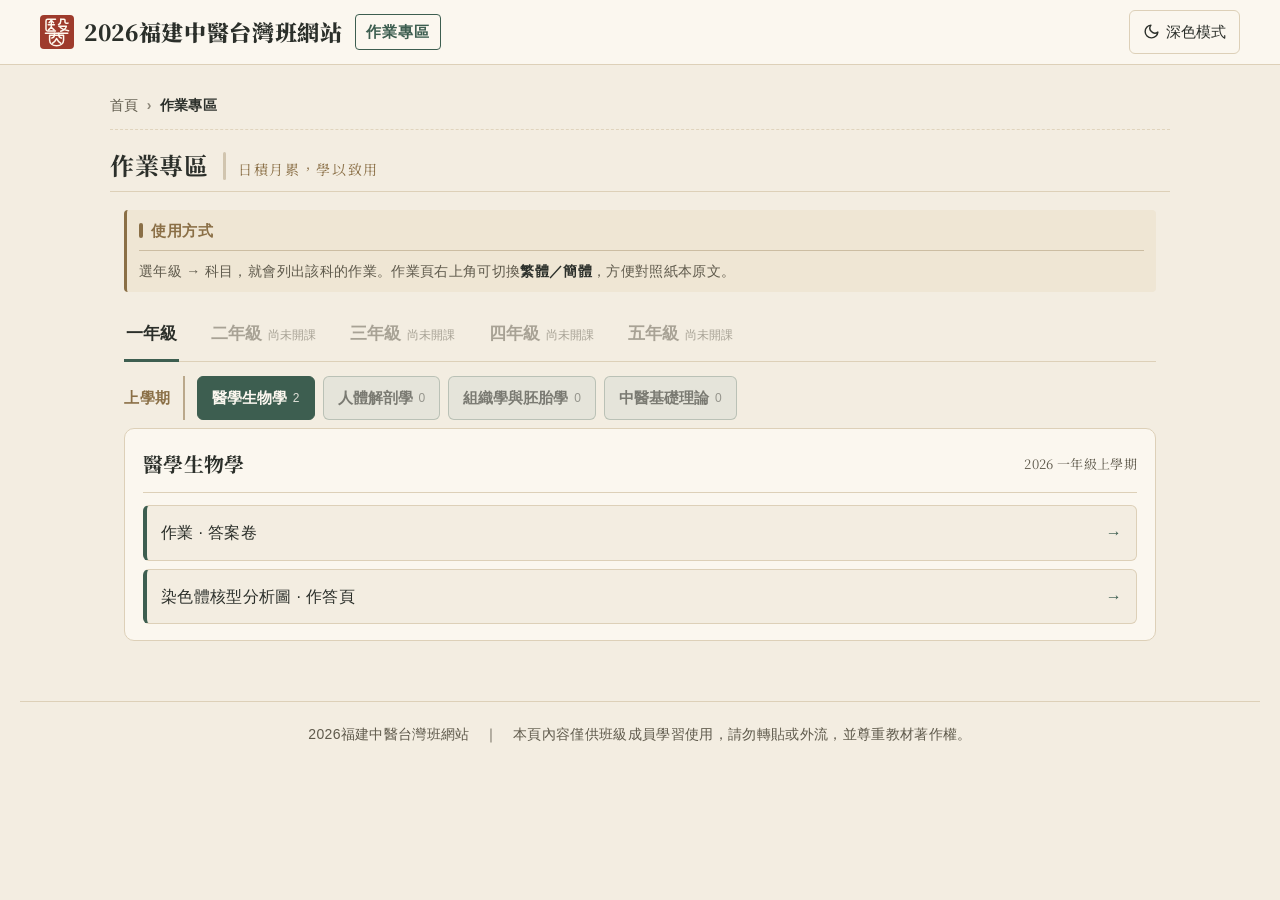
<file: content/homework/index.html>
<!doctype html>
<html lang="zh-Hant">
<head>
<meta charset="utf-8">
<meta name="viewport" content="width=device-width,initial-scale=1">
<meta name="color-scheme" content="light dark">
<meta name="robots" content="noindex, nofollow">
<title>作業專區｜2026福建中醫台灣班網站</title>
<link rel="preconnect" href="https://fonts.googleapis.com">
<link rel="preconnect" href="https://fonts.gstatic.com" crossorigin>
<!-- Google 字體不阻擋畫面：大陸連不到 Google 時，直接用電腦／手機內建宋體顯示 -->
<link rel="stylesheet" href="https://fonts.googleapis.com/css2?family=Noto+Serif+TC:wght@700;900&display=swap" media="print" onload="this.media='all'">
<noscript><link rel="stylesheet" href="https://fonts.googleapis.com/css2?family=Noto+Serif+TC:wght@700;900&display=swap"></noscript>
<script>
  /* 沿用網站的深淺色設定（同一個網站會共用這個選擇） */
  (function () { try { var t = localStorage.getItem('tcm-theme'); if (t === 'dark' || t === 'light') document.documentElement.dataset.theme = t; } catch (e) {} })();
</script>
<style>
/* ===== 配色：與 2026福建中醫台灣班網站 相同 ===== */
:root {
  --bg:#f3ede1; --surface:#fbf7ef; --surface-2:#efe6d4; --ink:#2b2f2a; --muted:#5f5a4c; --line:#ddd0b8;
  --accent:#3d5e50; --accent-ink:#fbf7ef; --accent-soft:#e1eadf; --accent-soft-ink:#2f4a3f;
  --red:#973d2f; --gold:#8a6f46; --mark:#f3e3b5; --focus:#c07a2c; --shadow:0 4px 18px #3d30201a;
  --strong:#24453a; --warn-bg:#f6e3c9; --warn-ink:#8a4b10; --ppt-bg:#e4e6ef; --ppt-ink:#3b4673; --book-bg:#efe3d2; --book-ink:#6b4a24;
}
@media (prefers-color-scheme: dark) {
  :root:not([data-theme="light"]) {
    --bg:#1b1f1d; --surface:#232926; --surface-2:#2b322e; --ink:#e6e0d2; --muted:#b4ab98; --line:#3c4540;
    --accent:#9cbfa8; --accent-ink:#17201b; --accent-soft:#2f3e36; --accent-soft-ink:#cfe0d4;
    --red:#e09a8c; --gold:#c8b08a; --mark:#4a4128; --focus:#e0a860; --shadow:0 4px 18px #0006; --strong:#d9e8dc; --warn-bg:#4a3720; --warn-ink:#f0c58e; --ppt-bg:#2f3447; --ppt-ink:#c3cbf0; --book-bg:#3d3326; --book-ink:#e3c9a4;
  }
}
:root[data-theme="dark"] {
  --bg:#1b1f1d; --surface:#232926; --surface-2:#2b322e; --ink:#e6e0d2; --muted:#b4ab98; --line:#3c4540;
  --accent:#9cbfa8; --accent-ink:#17201b; --accent-soft:#2f3e36; --accent-soft-ink:#cfe0d4;
  --red:#e09a8c; --gold:#c8b08a; --mark:#4a4128; --focus:#e0a860; --shadow:0 4px 18px #0006; --strong:#d9e8dc; --warn-bg:#4a3720; --warn-ink:#f0c58e; --ppt-bg:#2f3447; --ppt-ink:#c3cbf0; --book-bg:#3d3326; --book-ink:#e3c9a4;
}

/* ===== 基本排版 ===== */
* { box-sizing: border-box; }
html { -webkit-text-size-adjust: 100%; scroll-behavior: smooth; scroll-padding-top: 76px; }
body { margin: 0; background: var(--bg); color: var(--ink);
  font-family: "PingFang TC", "PingFang SC", "Microsoft JhengHei", "Microsoft YaHei", "Noto Sans TC", "Noto Sans SC", sans-serif;
  font-size: 17px; line-height: 1.85; letter-spacing: .02em; }
h1, h2, .logo, .doc h3 { font-family: "Noto Serif TC", "Noto Serif CJK TC", "Source Han Serif TC", "Songti TC", "STSong", "Songti SC", "SimSun", "PMingLiU", serif; letter-spacing: .03em; }
a { color: var(--accent); }
:focus-visible { outline: 3px solid var(--focus); outline-offset: 2px; border-radius: 4px; }
button { font: inherit; color: inherit; cursor: pointer; }

/* ===== 頁首（與網站一致） ===== */
header { position: sticky; top: 0; z-index: 10; background: var(--surface); border-bottom: 1px solid var(--line); }
.bar { max-width: 1240px; margin: 0 auto; padding: 10px 20px; display: flex; align-items: center; gap: 14px; }
.logo { display: flex; align-items: center; font-size: 22px; font-weight: 900; color: var(--ink); text-decoration: none; min-width: 0; }
.seal { display: inline-grid; place-items: center; flex: none; width: 30px; height: 30px; margin-right: 10px; background: var(--red); color: #fff; border-radius: 4px; font-size: 15px; }
.logo-text > span { display: inline-block; white-space: nowrap; }
.actions { margin-left: auto; display: flex; gap: 6px; flex: none; }
.tool-btn { display: inline-flex; align-items: center; gap: 6px; padding: 7px 13px; border-radius: 6px; border: 1px solid var(--line);
  background: none; font-size: 15px; color: var(--ink); text-decoration: none; white-space: nowrap; }
.tool-btn:hover { background: var(--surface-2); }
.ico { width: 17px; height: 17px; fill: none; stroke: currentColor; stroke-width: 2; stroke-linecap: round; stroke-linejoin: round; }

/* ===== 版面：左側目錄＋右側內容 ===== */
.layout { max-width: 1240px; margin: 0 auto; padding: 28px 20px 60px; display: grid; grid-template-columns: 260px minmax(0, 1fr); gap: 32px; align-items: start; }
.toc { position: sticky; top: 76px; max-height: calc(100vh - 96px); overflow: auto; padding: 16px 14px;
  background: var(--surface); border: 1px solid var(--line); border-radius: 10px; font-size: 14px; line-height: 1.6; }
.toc summary { font-weight: 700; color: var(--accent); cursor: pointer; list-style: none; }
.toc summary::-webkit-details-marker { display: none; }
.toc ul { list-style: none; margin: 0; padding: 0; }
.toc .toc-list { margin-top: 8px; }
.toc .toc-list > li > a { font-weight: 600; }
.toc ul ul { padding-left: 12px; margin: 2px 0 6px; border-left: 2px solid var(--line); }
.toc a { display: block; padding: 3px 6px; border-radius: 4px; color: var(--ink); text-decoration: none; }
.toc a:hover { background: var(--surface-2); }
.toc a.active { background: var(--accent-soft); color: var(--accent-soft-ink); }

/* ===== 標題區 ===== */
.hero { padding: 26px 30px; margin-bottom: 22px; background: linear-gradient(110deg, var(--surface), var(--surface-2));
  border: 1px solid var(--line); border-radius: 10px; }
.eyebrow { font-size: 14px; color: var(--accent); letter-spacing: 3px; font-weight: 600; }
.hero h1 { margin: 6px 0 0; font-size: clamp(25px, 3.6vw, 36px); line-height: 1.4; }

/* ===== 內文 ===== */
main, .doc { min-width: 0; }

.doc h3 { font-size: 25px; margin: 46px 0 14px; padding: 10px 0 10px 16px; border-left: 5px solid var(--accent); background: linear-gradient(90deg, var(--surface), transparent); border-radius: 0 6px 6px 0; }
.doc h4 { font-size: 20px; margin: 32px 0 10px; padding-bottom: 8px; border-bottom: 1px solid var(--line); color: var(--accent); }
.doc h5 { font-size: 18px; margin: 24px 0 8px; color: var(--red); }
.doc h6 { font-size: 17px; margin: 20px 0 8px; color: var(--ink); }
.doc p { margin: 10px 0; }
.doc ul, .doc ol { padding-left: 24px; margin: 8px 0; }
.doc li { margin: 4px 0; }
.doc strong { font-weight: 700; color: var(--strong); }
.doc hr { border: 0; border-top: 1px dashed var(--line); margin: 40px 0; }
.doc blockquote { margin: 12px 0; padding: 10px 18px; background: var(--surface); border-left: 4px solid var(--gold); border-radius: 6px; color: var(--muted); }
.doc code { font-size: .92em; padding: 1px 6px; background: var(--surface-2); border-radius: 4px; }

/* 表格：手機可左右滑動 */
.table-wrap { overflow-x: auto; margin: 12px 0 18px; border: 1px solid var(--line); border-radius: 6px; background: var(--surface); -webkit-overflow-scrolling: touch; }
.doc table { border-collapse: collapse; width: 100%; font-size: 15.5px; line-height: 1.7; }
.doc th { position: sticky; top: 0; background: var(--accent); color: var(--accent-ink); text-align: left; font-weight: 600; padding: 9px 12px; white-space: nowrap; }
.doc td { padding: 9px 12px; border-top: 1px solid var(--line); vertical-align: top; }
.doc tr:nth-child(even) td { background: color-mix(in srgb, var(--surface-2) 55%, transparent); }
.doc td:first-child { white-space: nowrap; font-weight: 600; color: var(--muted); }

/* 標記標籤（取代 ✅ 🅟 📖 🆕 ⚠️ 與【…】） */
.tag { display: inline-block; margin: 0 3px; padding: 0 7px; border-radius: 4px; font-size: 12.5px; font-weight: 600; line-height: 1.75; letter-spacing: 0; vertical-align: 1px; white-space: nowrap; }
.tag-ok   { background: var(--accent-soft); color: var(--accent-soft-ink); }
.tag-ppt  { background: var(--ppt-bg); color: var(--ppt-ink); }
.tag-book { background: var(--book-bg); color: var(--book-ink); }
.tag-new  { background: transparent; color: var(--red); border: 1px solid currentColor; line-height: 1.6; }
.tag-warn { background: var(--warn-bg); color: var(--warn-ink); }
.tag-plain{ background: var(--surface-2); color: var(--muted); }
.tag-note { font-size: 15px; color: var(--muted); }
.tag-note::before { content: "（"; } .tag-note::after { content: "）"; }

/* 開頭資訊欄 */
.info { display: grid; grid-template-columns: max-content 1fr; gap: 8px 16px; margin: 0 0 8px; padding: 18px 22px; background: var(--surface); border: 1px solid var(--line); border-radius: 10px; }
.info dt { font-weight: 700; color: var(--accent); }
.info dd { margin: 0; }

/* 教師原話 */
.quote { margin: 12px 0; padding: 4px 22px; background: var(--surface); border: 1px solid var(--line); border-left: 4px solid var(--red); border-radius: 6px; color: var(--ink); font-family: "Noto Serif TC", "Noto Serif CJK TC", "Source Han Serif TC", "Songti TC", "STSong", "Songti SC", "SimSun", "PMingLiU", serif; font-size: 18px; }
.quote p { margin: 12px 0; }

/* 填空題表格：題號欄做成圓形編號 */
.qtable td:first-child { width: 52px; text-align: center; }
.qtable td:first-child { color: var(--accent); font-variant-numeric: tabular-nums; }

/* 單選題答案卡片 */
.answer-grid { display: grid; grid-template-columns: repeat(auto-fill, minmax(230px, 1fr)); gap: 8px; margin: 12px 0 18px; }
.ans { display: flex; gap: 10px; align-items: flex-start; padding: 9px 12px; background: var(--surface); border: 1px solid var(--line); border-radius: 6px; font-size: 15px; line-height: 1.65; }
.ans-no { flex: none; min-width: 28px; height: 28px; display: grid; place-items: center; border-radius: 50%; background: var(--surface-2); color: var(--muted); font-size: 13px; font-weight: 700; font-variant-numeric: tabular-nums; }
.ans-body { min-width: 0; }
.doc .ans-key { display: inline-block; min-width: 26px; margin-right: 6px; padding: 0 6px; text-align: center; border-radius: 4px; background: var(--accent); color: var(--accent-ink); font-size: 15px; }

/* 名詞解釋、問答題卡片 */
.qcard { margin: 12px 0; padding: 14px 18px 8px; background: var(--surface); border: 1px solid var(--line); border-radius: 10px; }
.qcard > *:first-child { margin-top: 0; }
.q-head { display: block; }
.q-no { display: inline-grid; place-items: center; min-width: 26px; height: 26px; margin-right: 8px; padding: 0 6px; border-radius: 10px; background: var(--accent); color: var(--accent-ink); font-size: 13px; font-weight: 700; line-height: 1; vertical-align: 2px; }
.q-head > strong:first-of-type { font-size: 17.5px; }
.qcard .table-wrap { background: var(--bg); }

/* 卡片內的層級：小標（＊超微結構）→ 子項（1. 外核膜） */
.doc ul { padding-left: 22px; }
.doc li::marker { color: var(--gold); }
.qcard > ul > li { margin: 10px 0 4px; }
.qcard > ul > li > strong:first-child { color: var(--accent); font-size: 16.5px; }
.doc ul.numlist { list-style: none; padding-left: 4px; margin: 6px 0 8px; }
.doc li.num { list-style: none; position: relative; padding-left: 34px; margin: 6px 0 6px -22px; }
.doc ul.numlist > li.num { margin-left: 0; }
.li-no { position: absolute; left: 0; top: .35em; min-width: 22px; height: 22px; padding: 0 5px; display: inline-grid; place-items: center;
  border-radius: 10px; border: 1.5px solid var(--accent); color: var(--accent); font-size: 12px; font-weight: 700; line-height: 1; font-variant-numeric: tabular-nums; }
.qcard ul ul.numlist, .qcard li > ul.numlist { margin-top: 4px; padding-left: 2px; border-left: 2px solid var(--line); padding-left: 10px; }

/* ①～⑥ 小標 */
.doc p.sub-head { margin: 16px 0 6px; padding-top: 10px; border-top: 1px dashed var(--line); }
.doc p.sub-head > strong:first-child { color: var(--accent); font-size: 16.5px; }
.qcard > .q-head + p.sub-head { border-top: 0; padding-top: 0; }
.doc li > ul:has(> li.num) { border-left: 2px solid var(--line); padding-left: 10px; margin-left: 2px; }

/* 收合區（作者備註、重複的目錄） */
.fold { margin: 18px 0; border: 1px dashed var(--line); border-radius: 10px; padding: 4px 18px; background: transparent; }
.fold > summary { cursor: pointer; padding: 10px 0; color: var(--muted); font-weight: 600; }
.fold[open] > summary { border-bottom: 1px dashed var(--line); margin-bottom: 8px; }
.fold h3, .fold h4 { margin-top: 18px; font-size: 18px; border: 0; background: none; padding: 0; color: var(--muted); }

/* 回到頂端 */
.to-top { position: fixed; right: 18px; bottom: 18px; width: 46px; height: 46px; border-radius: 50%; border: 1px solid var(--line);
  background: var(--surface); box-shadow: var(--shadow); display: grid; place-items: center; opacity: 0; pointer-events: none; transition: opacity .2s; }
.to-top.show { opacity: 1; pointer-events: auto; }

footer { max-width: 1240px; margin: 0 auto; padding: 20px; border-top: 1px solid var(--line); color: var(--muted); font-size: 14px; }

/* ===== 平板、手機 ===== */
@media (max-width: 960px) {
  .layout { grid-template-columns: minmax(0, 1fr); gap: 16px; padding-top: 18px; }
  .toc { position: static; max-height: none; }
  .toc:not([open]) .toc-list { display: none; }
  .toc summary::after { content: "　▾ 點我展開"; font-weight: 400; color: var(--muted); }
  .toc[open] summary::after { content: "　▴ 收起"; }
  .tool-btn .label { display: none; }
}
@media (max-width: 720px) {
  body { font-size: 16px; }
  .bar { padding: 10px 16px; }
  .logo { font-size: 17px; line-height: 1.3; }
  .layout { padding: 14px 14px 50px; }
  .hero { padding: 20px 18px; }
  .doc h3 { font-size: 21px; }
  .doc h4 { font-size: 18px; }
  .doc table { font-size: 14.5px; }
  .doc td:first-child { white-space: normal; }
  .info { grid-template-columns: 1fr; gap: 2px; padding: 14px 16px; }
  .info dd { margin-bottom: 8px; }
  .qcard { padding: 12px 14px 6px; }
  .answer-grid { grid-template-columns: 1fr; }
  .quote { font-size: 16.5px; padding: 2px 16px; }
}
@media (prefers-reduced-motion: reduce) { html { scroll-behavior: auto; } * { transition: none !important; } }

/* 列印：只印內容 */
@media print {
  header, .toc, .to-top, footer { display: none !important; }
  .layout { display: block; padding: 0; }
  body { background: #fff; color: #000; font-size: 12pt; }
  .table-wrap { overflow: visible; border: 0; }
  .doc th { background: #ddd; color: #000; }
}
/* ===== v10：題目＋答案 ===== */
.q-text { margin: 0 0 8px; color: var(--ink); font-weight: 700; }
.a-text { padding: 8px 12px; background: var(--accent-soft); border-radius: 6px; color: var(--accent-soft-ink); }
.a-text strong { color: inherit; }
.ans-lab { display: inline-block; margin-right: 8px; padding: 0 7px; border-radius: 4px; background: var(--accent); color: var(--accent-ink); font-size: 12.5px; font-weight: 700; line-height: 1.75; vertical-align: 1px; }
.blank { display: inline-block; min-width: 3.2em; margin: 0 3px; border-bottom: 1.5px solid var(--muted); vertical-align: -2px; height: 1em; }
.mcq-list { display: grid; grid-template-columns: repeat(auto-fill, minmax(340px, 1fr)); gap: 10px; margin: 12px 0 18px; }
.mcq { padding: 12px 14px 10px; background: var(--surface); border: 1px solid var(--line); border-radius: 10px; font-size: 15.5px; line-height: 1.7; }
.doc .mcq-stem { margin: 0 0 6px; font-weight: 700; }
.mcq .q-no { display: inline-grid; place-items: center; min-width: 24px; height: 24px; margin-right: 8px; padding: 0 5px; border-radius: 10px; background: var(--surface-2); color: var(--muted); font-size: 12.5px; font-weight: 700; }
.doc ul.opts { list-style: none; padding: 0; margin: 4px 0 8px; }
.doc .opt { margin: 3px 0; padding: 2px 8px; border-radius: 4px; }
.opt-l { display: inline-block; width: 1.4em; font-weight: 700; color: var(--muted); }
.opt.correct { background: var(--accent-soft); color: var(--accent-soft-ink); font-weight: 600; }
.opt.correct .opt-l { color: var(--accent); }
.mcq-ans { padding-top: 6px; border-top: 1px dashed var(--line); font-size: 14.5px; }
.doc .mcq-ans .ans-key { display: inline-block; min-width: 26px; margin-right: 6px; padding: 0 6px; text-align: center; border-radius: 4px; background: var(--accent); color: var(--accent-ink); }
.qcard .q-head strong { font-weight: 700; }
@media (max-width: 720px) { .mcq-list { grid-template-columns: 1fr; } }
@media print { .a-text { background: #eee; color: #000; } .opt.correct { background: #e6e6e6; } .mcq { break-inside: avoid; } }
.fill-key { display: inline-block; min-width: 1.6em; padding: 0 4px; text-align: center; border-bottom: 2px solid var(--accent); color: var(--accent); font-weight: 800; }
.a-src { margin-top: 6px; padding-top: 6px; border-top: 1px dashed color-mix(in srgb, var(--accent) 35%, transparent); font-size: 13.5px; color: var(--muted); line-height: 1.7; }
.qcard > .a-src { margin: 0 0 8px; }
.src-lab { display: inline-block; margin-right: 6px; font-size: 12px; font-weight: 700; color: var(--muted); letter-spacing: .1em; }
.src-lab::before { content: "▸ "; }
.src-item { display: inline; margin-right: 10px; }
.src-item .tag { margin-left: 0; }
.doc .a-text > :not(.a-src) { }
/* ===== v10：答案更醒目 ===== */
.a-text { border-left: 5px solid var(--accent); padding: 10px 14px; font-size: 16.5px; color: var(--ink); box-shadow: 0 1px 0 color-mix(in srgb, var(--accent) 20%, transparent); }
.doc .a-text strong { color: var(--red); font-weight: 800; }
.doc .a-text .a-src strong { color: inherit; font-weight: 700; }
.a-text > .ans-lab, .mcq-ans > .ans-lab { font-size: 13.5px; padding: 1px 9px; background: var(--red); color: #fff; }
.opt.correct { background: var(--accent); color: var(--accent-ink); font-weight: 700; }
.opt.correct .opt-l { color: var(--accent-ink); }
.opt.correct::after { content: "  ✓ 正确答案"; font-size: 12.5px; font-weight: 700; opacity: .9; }
.fill-key { min-width: 1.8em; padding: 0 6px; border: 0; border-radius: 4px; background: var(--red); color: #fff; font-size: 1.05em; }
.doc .mcq-ans .ans-key { min-width: 30px; font-size: 16px; background: var(--red); color: #fff; }
@media (prefers-color-scheme: dark) { :root:not([data-theme="light"]) .a-text > .ans-lab, :root:not([data-theme="light"]) .fill-key, :root:not([data-theme="light"]) .doc .mcq-ans .ans-key { color: #1b1f1d; } }
:root[data-theme="dark"] .a-text > .ans-lab, :root[data-theme="dark"] .fill-key, :root[data-theme="dark"] .doc .mcq-ans .ans-key { color: #1b1f1d; }
@media print { .opt.correct { background: #ddd; color: #000; } .fill-key, .doc .mcq-ans .ans-key, .ans-lab { background: #000 !important; color: #fff !important; } }
.zh-g { display: inline-grid; place-items: center; width: 22px; height: 22px; border-radius: 4px; background: var(--accent); color: var(--accent-ink); font-size: 13px; font-weight: 700; }
#zhBtn[disabled] { opacity: .6; cursor: wait; }
html[lang="zh-Hant"] .opt.correct::after { content: "  ✓ 正確答案"; }
.doc p.related { margin: 10px 0 0; padding: 10px 16px; background: var(--surface-2); border-radius: 6px; font-weight: 600; }
.doc p.related a { text-decoration: none; }
/* ===== 兩頁互連 ===== */
.page-tabs { display: flex; flex-wrap: wrap; gap: 8px; margin: 0 0 14px; }
.page-tabs a { flex: 1 1 220px; display: flex; align-items: center; gap: 8px; padding: 10px 14px; border: 1px solid var(--line); border-radius: 6px; background: var(--surface); color: var(--ink); text-decoration: none; font-weight: 600; }
.page-tabs a:hover { background: var(--surface-2); }
.page-tabs a[aria-current="page"] { background: var(--accent); color: var(--accent-ink); border-color: var(--accent); }
.page-tabs a[aria-current="page"]::after { content: "目前页面"; margin-left: auto; font-size: 12px; opacity: .85; }
html[lang="zh-Hant"] .page-tabs a[aria-current="page"]::after { content: "目前頁面"; }
.toc .toc-pages { display: grid; gap: 4px; margin: 8px 0 10px; padding-bottom: 10px; border-bottom: 1px dashed var(--line); }
.toc .toc-pages a { display: flex; gap: 6px; padding: 5px 8px; border-radius: 4px; font-size: 13.5px; font-weight: 600; color: var(--accent); }
.toc .toc-pages a[aria-current="page"] { background: var(--accent-soft); color: var(--accent-soft-ink); }
.next-page { display: flex; flex-direction: column; gap: 2px; margin: 40px 0 10px; padding: 16px 20px; border: 1px solid var(--line); border-left: 5px solid var(--accent); border-radius: 10px; background: var(--surface); text-decoration: none; }
.next-page:hover { background: var(--surface-2); }
.np-lab { font-size: 13px; color: var(--muted); }
.np-name { font-size: 18px; font-weight: 700; color: var(--accent); }
@media print { .page-tabs, .next-page { display: none; } }
/* 注解：與答案分開、不搶粗體 */
.a-note { margin-top: 8px; padding: 6px 10px; border-radius: 4px; background: color-mix(in srgb, var(--surface) 70%, transparent); font-size: 14px; line-height: 1.7; color: var(--muted); }
.a-note::before { content: "补充说明"; display: block; margin-bottom: 2px; font-size: 12px; font-weight: 700; letter-spacing: .1em; color: var(--muted); }
html[lang="zh-Hant"] .a-note::before { content: "補充說明"; }
.doc .a-note p { margin: 2px 0; }
.doc .a-text .a-note strong { color: var(--ink); font-weight: 600; }
.logo-sub { flex: none; margin-left: 12px; padding: 3px 10px; border-radius: 4px; border: 1.5px solid var(--accent); color: var(--accent); font-family: "PingFang TC","Microsoft JhengHei","Noto Sans TC",sans-serif; font-size: 15px; font-weight: 700; letter-spacing: .08em; white-space: nowrap; }
@media (max-width: 720px) { .logo-sub { margin-left: 8px; padding: 2px 7px; font-size: 13px; } }
</style>
<style>
.layout.hw-home-layout { display: block; max-width: 1100px; }
.hw-idx-sem { font-size: 22px; margin: 26px 0 12px; padding: 8px 0 8px 14px; border-left: 5px solid var(--accent); }
.hw-idx .hw-subj { padding: 14px 16px; background: var(--surface); }
.hw-idx .hw-subj h4 { font-size: 19px; margin-bottom: 8px; }
.hw-idx .hw-subj a { font-size: 16px; padding: 8px 10px; border: 1px solid var(--line); margin: 6px 0; background: var(--bg); }
.hw-idx .hw-subj a:hover { border-color: var(--accent); }

/* ===== 頁面大標（與主網站 h2.section 同一設計語言，2026-10-30） ===== */
.section-h { display: flex; align-items: baseline; flex-wrap: wrap; gap: 4px 14px; margin: 8px 0 18px; padding-bottom: 10px; border-bottom: 1px solid var(--line); font-size: 24px; line-height: 1.4; }
.section-h small.motto { font-size: 14px; font-weight: 400; letter-spacing: .12em; color: var(--gold); font-family: "Noto Serif TC", "Noto Serif CJK TC", "Source Han Serif TC", "Songti TC", "STSong", "Songti SC", "SimSun", "PMingLiU", serif; }
.section-h small.motto::before { content: ""; display: inline-block; width: 3px; height: 28px; margin-right: 12px; vertical-align: -5px; border-radius: 2px; background: color-mix(in srgb, var(--gold) 32%, transparent); }
.sub-block { margin: 0 14px; }
@media (max-width: 720px) { .sub-block { margin: 0 8px; } }
.note-box { margin: 0 0 18px; padding: 8px 12px; border-left: 3px solid var(--gold); border-radius: 4px; background: var(--surface-2); font-size: 14px; line-height: 1.75; color: var(--muted); }
.note-box .note-lab { display: block; margin-bottom: 8px; padding-bottom: 6px; border-bottom: 1px solid color-mix(in srgb, var(--gold) 35%, transparent); font-size: 15px; font-weight: 700; letter-spacing: .04em; color: var(--gold); }
.note-box .note-lab::before { content: ""; display: inline-block; width: 4px; height: 1em; margin-right: 8px; vertical-align: -0.12em; border-radius: 2px; background: var(--gold); }   /* 與主網站相同：說明性小標前的金色長條 */
.note-box strong { color: var(--ink); }

/* 階層路線（作業專區只列出位置、不做連結；擁有者 10-30 18:24） */
.crumbs { margin: 0 0 18px; padding-bottom: 10px; border-bottom: 1px dashed color-mix(in srgb, var(--line) 85%, transparent); font-size: 14px; color: var(--muted); }
.crumbs ol { display: flex; flex-wrap: wrap; align-items: center; margin: 0; padding: 0; list-style: none; }
.crumbs li + li::before { content: "›"; margin: 0 8px; font-weight: 700; color: color-mix(in srgb, var(--muted) 70%, transparent); }
.crumbs [aria-current="page"] { color: var(--ink); font-weight: 600; }
.crumbs + .section-h { margin-top: 6px; }
</style>
</head>
<body>
<header>
  <div class="bar">
    <div class="logo"><span class="seal">醫</span><span class="logo-text"><span>2026福建中醫</span><span>台灣班網站</span></span><span class="logo-sub">作業專區</span></div>
    <div class="actions">
      <button class="tool-btn" id="theme" type="button"></button>
    </div>
  </div>
  <nav class="hw-menu" id="hw-menu" aria-label="科目選單"></nav>
</header>

<div class="layout hw-home-layout">
  <details class="toc" id="toc" hidden><summary>目錄</summary></details>
  <main>
    <nav class="crumbs" aria-label="目前位置"><ol><li>首頁</li><li aria-current="page">作業專區</li></ol></nav>
    <h1 class="section-h">作業專區 <small class="motto">日積月累，學以致用</small></h1>
    <article class="doc sub-block">
      <div class="note-box"><span class="note-lab">使用方式</span>選年級 → 科目，就會列出該科的作業。作業頁右上角可切換<strong>繁體／簡體</strong>，方便對照紙本原文。</div>
      <div id="hw-index"></div>
    </article>
  </main>
</div>

<footer>2026福建中醫台灣班網站　｜　本頁內容僅供班級成員學習使用，請勿轉貼或外流，並尊重教材著作權。</footer>

<button class="to-top" id="toTop" type="button" aria-label="回到頂端"><svg class="ico" viewBox="0 0 24 24" aria-hidden="true"><path d="M18 15l-6-6-6 6"/></svg></button>

<script>
/* 深淺色切換（與網站共用設定） */
const SUN = '<svg class="ico" viewBox="0 0 24 24" aria-hidden="true"><circle cx="12" cy="12" r="4.5"/><path d="M12 1.5v2.5M12 20v2.5M4.6 4.6l1.8 1.8M17.6 17.6l1.8 1.8M1.5 12H4M20 12h2.5M4.6 19.4l1.8-1.8M17.6 6.4l1.8-1.8"/></svg>';
const MOON = '<svg class="ico" viewBox="0 0 24 24" aria-hidden="true"><path d="M21 12.8A9 9 0 1 1 11.2 3a7 7 0 0 0 9.8 9.8z"/></svg>';
const themeBtn = document.getElementById('theme');
const sysDark = matchMedia('(prefers-color-scheme: dark)');
const isDark = () => { const t = document.documentElement.dataset.theme; return t ? t === 'dark' : sysDark.matches; };
function paintTheme() {
  const d = isDark();
  themeBtn.innerHTML = (d ? SUN : MOON) + `<span class="label">${d ? '淺色模式' : '深色模式'}</span>`;
  themeBtn.setAttribute('aria-label', d ? '切換為淺色模式' : '切換為深色模式');
}
themeBtn.onclick = () => {
  const next = isDark() ? 'light' : 'dark';
  document.documentElement.dataset.theme = next;
  try { localStorage.setItem('tcm-theme', next); } catch (e) {}
  paintTheme();
};
sysDark.addEventListener?.('change', paintTheme);
paintTheme();

/* 手機上目錄預設收起；點選目錄項目後自動收起 */
const toc = document.getElementById('toc');
const narrow = matchMedia('(max-width: 960px)');
if (narrow.matches) toc.open = false;
toc.addEventListener('click', e => { if (e.target.closest('a') && narrow.matches) toc.open = false; });

/* 目錄標示目前閱讀位置 */
const links = [...toc.querySelectorAll('a[href^="#"]')];
const targets = links.map(a => document.getElementById(decodeURIComponent(a.hash.slice(1)))).filter(Boolean);
const obs = new IntersectionObserver(entries => {
  entries.forEach(en => {
    if (!en.isIntersecting) return;
    links.forEach(a => a.classList.toggle('active', decodeURIComponent(a.hash.slice(1)) === en.target.id));
  });
}, { rootMargin: '-80px 0px -70% 0px' });
targets.forEach(t => obs.observe(t));

/* 回到頂端按鈕 */
const toTop = document.getElementById('toTop');
addEventListener('scroll', () => toTop.classList.toggle('show', scrollY > 600), { passive: true });
toTop.onclick = () => scrollTo({ top: 0 });
</script>
<script src="/content/homework/assets/menu.js"></script>
<script>
/* 作業專區首頁固定顯示繁體：科目選單與作業清單來自共用的 menu.js（簡體原文），載入後自動轉成繁體字形。
   繁簡切換按鈕只放在各作業頁裡。只轉字形（OpenCC cn→tw），不改用詞。 */
(function () {
  const SRC = '/content/homework/assets/vendor/opencc-cn2t-1.0.5.js';
  let conv = null;
  const roots = () => [document.getElementById('hw-menu'), document.querySelector('.layout')].filter(Boolean);
  function walk(only) {
    (only ? [only] : roots()).forEach(r => {
      const w = document.createTreeWalker(r, NodeFilter.SHOW_TEXT, { acceptNode: n => n.nodeValue.trim() && !n.parentElement.closest('script,style') ? NodeFilter.FILTER_ACCEPT : NodeFilter.FILTER_REJECT });
      let n; while ((n = w.nextNode())) { const t = conv(n.nodeValue); if (t !== n.nodeValue) n.nodeValue = t; }
    });
  }
  /* 科目選單切換學期後會重畫，新內容也轉成繁體 */
  window.__hwAfterRender = root => { if (conv) walk(root); };
  const s = document.createElement('script'); s.src = SRC;
  s.onload = () => {
    const base = OpenCC.Converter({ from: 'cn', to: 'tw' });
    /* 人工校對：修正 OpenCC 一對多誤轉（醫學名詞） */
    const FIX = [['麵','面'],['錶','表'],['癥','症'],['遊離','游離'],['髮育','發育'],['臺灣','台灣'],['復等位','複等位'],['併合成','並合成'],['菌併成功','菌並成功'],['顎','腭'],['睪','睾'],['汙','污']];
    conv = t => FIX.reduce((x, [a, b]) => x.split(a).join(b), base(t));
    document.documentElement.lang = 'zh-Hant';
    walk();
  };
  document.head.appendChild(s);
})();
</script>
</body>
</html>
</file>
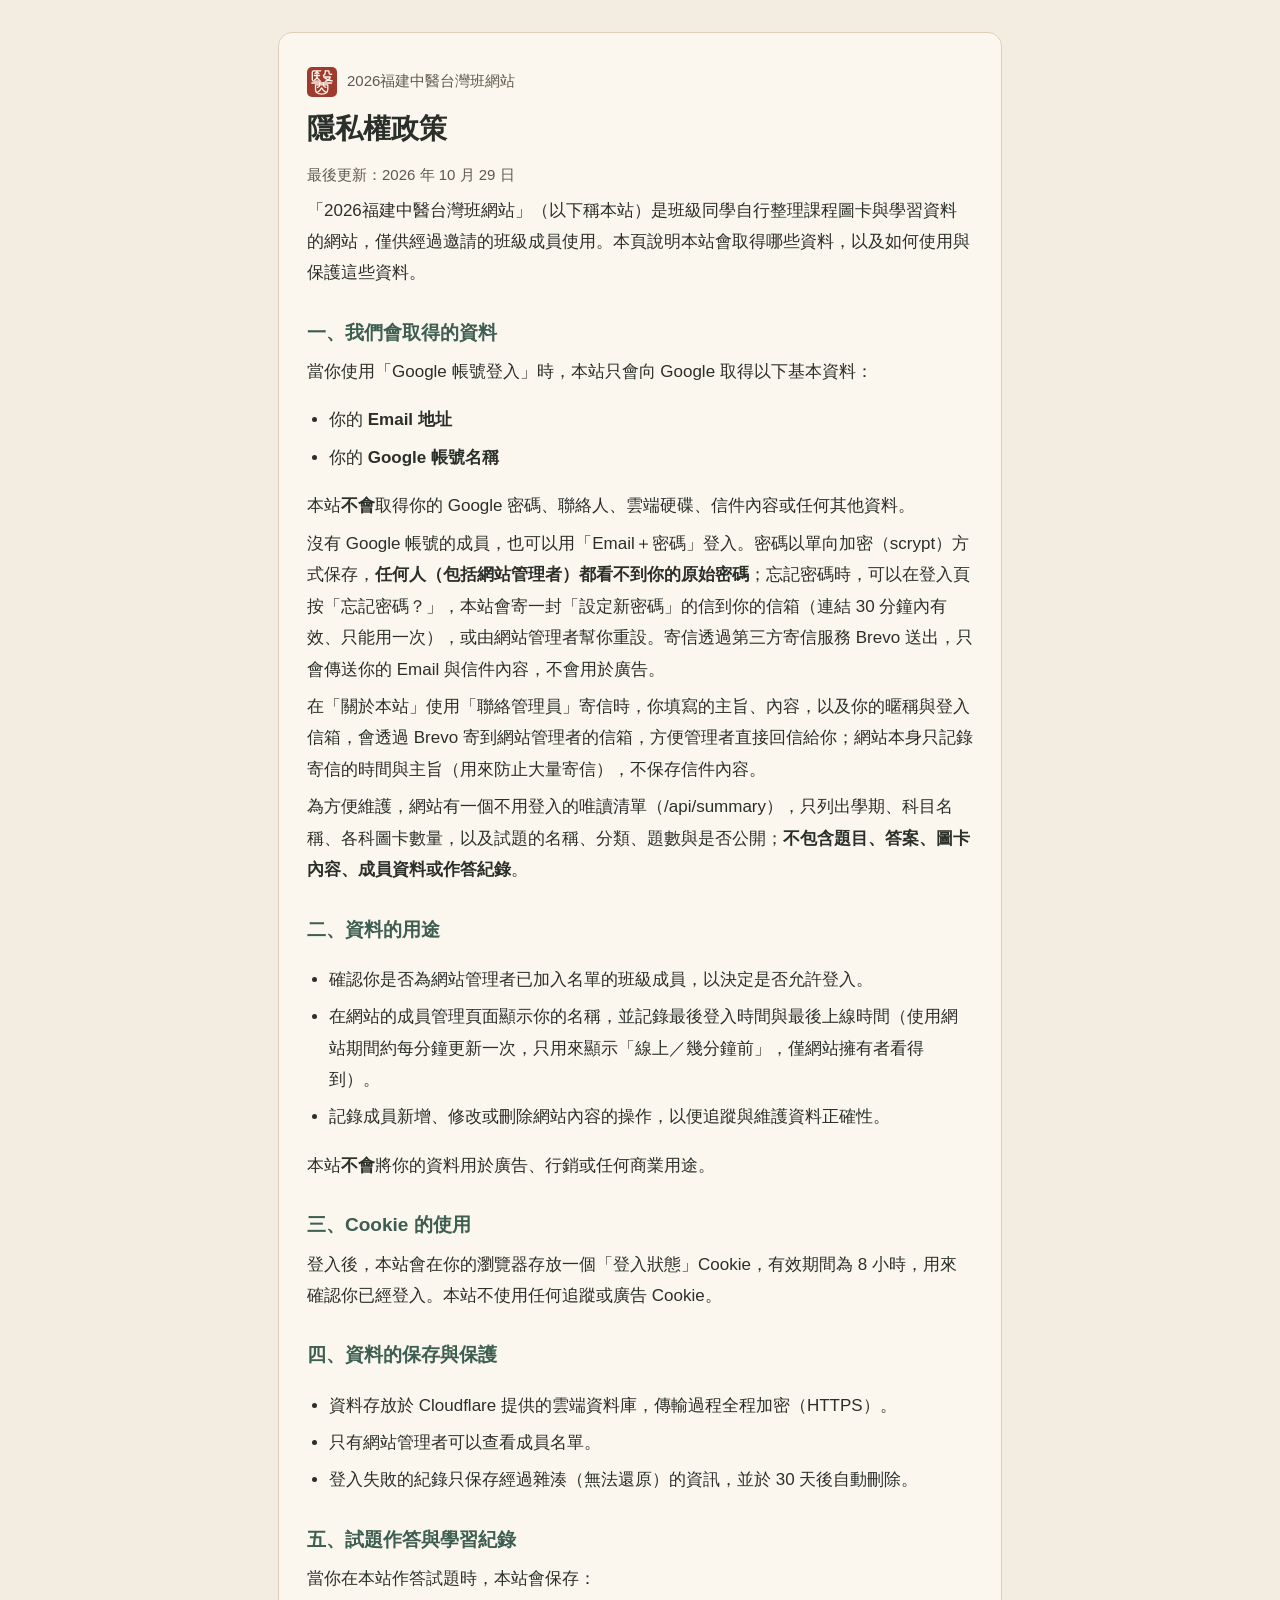
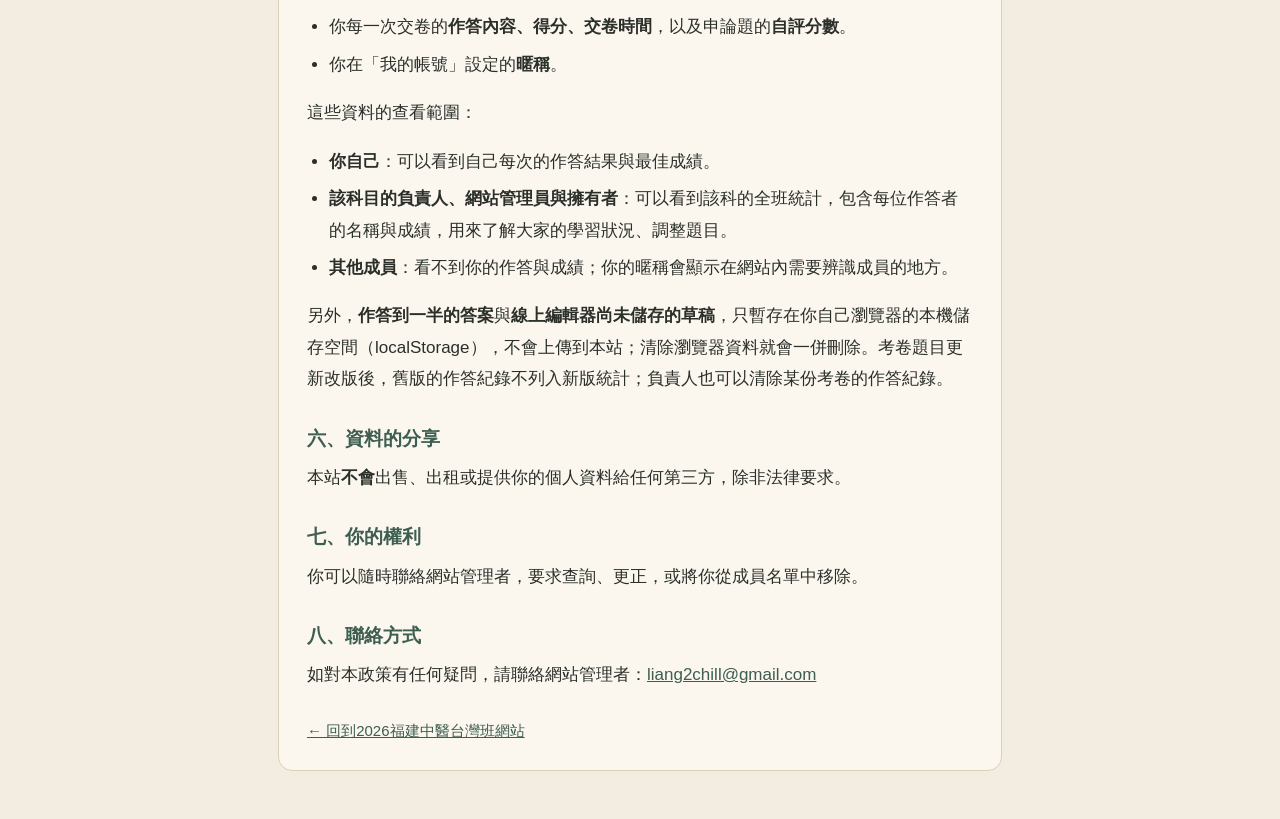
<file: privacy.html>
<!doctype html>
<html lang="zh-Hant">
<head>
<meta charset="utf-8">
<meta name="viewport" content="width=device-width,initial-scale=1">
<meta name="color-scheme" content="light dark">
<meta name="robots" content="noindex">
<title>隱私權政策｜2026福建中醫台灣班網站</title>
<style>
:root { --bg:#f3ede1; --surface:#fbf7ef; --ink:#2b2f2a; --muted:#5f5a4c; --line:#ddd0b8; --accent:#3d5e50; --red:#973d2f; }
@media (prefers-color-scheme: dark) {
  :root { --bg:#1b1f1d; --surface:#232926; --ink:#e6e0d2; --muted:#b4ab98; --line:#3c4540; --accent:#9cbfa8; --red:#e09a8c; }
}
* { box-sizing: border-box; }
body { margin: 0; background: var(--bg); color: var(--ink); font-family: "PingFang TC", "Microsoft JhengHei", "Noto Sans TC", sans-serif; font-size: 17px; line-height: 1.85; }
main { max-width: 760px; margin: 0 auto; padding: 32px 18px 48px; }
.card { background: var(--surface); border: 1px solid var(--line); border-radius: 14px; padding: 28px 28px 20px; }
.seal { display: inline-grid; place-items: center; width: 30px; height: 30px; margin-right: 10px; background: var(--red); color: #fff; border-radius: 5px; font-size: 15px; vertical-align: middle; }
.seal { background-color: #9e3b2c !important; background-image: url("data:image/svg+xml,%3Csvg xmlns='http://www.w3.org/2000/svg' viewBox='0 0 100 100'%3E%3Cg fill='none' stroke='%23fff8ee' stroke-width='5.4' stroke-linecap='round' stroke-linejoin='round' transform='translate%287.8 3.8%29 scale%28.82 .8%29'%3E%3Cpath d='M46 11H18C14 11 12 13 12 17V48C12 52 14 54 18 54H46'/%3E%3Cpath d='M23 24L31 15L39 24'/%3E%3Cpath d='M31 15V44'/%3E%3Cpath d='M20 31H42'/%3E%3Cpath d='M31 40C27 44 24 47 21 50M31 40C35 44 38 47 41 50'/%3E%3Cpath d='M65 11V17C65 24 62 28 57 31'/%3E%3Cpath d='M65 11H77C79 11 80 12 80 14V20C80 25 84 27 91 25'/%3E%3Cpath d='M58 37H85C83 45 77 51 65 55'/%3E%3Cpath d='M63 41C71 48 81 52 93 53'/%3E%3Cpath d='M10 62H90'/%3E%3Cpath d='M25 70H75V88C75 101 64 108 50 108C36 108 25 101 25 88Z'/%3E%3Cpath d='M42 62V70C42 76 38 79 33 80'/%3E%3Cpath d='M58 62V70C58 76 62 79 67 80'/%3E%3Cpath d='M50 82C46 90 41 96 35 99M50 82C54 90 59 96 65 99'/%3E%3C/g%3E%3C/svg%3E") !important; background-size: 100% 100% !important; background-repeat: no-repeat !important; color: transparent !important; text-shadow: none !important; box-shadow: none !important; overflow: hidden; }
h1 { font-family: "Songti TC", "Noto Serif TC", serif; font-size: 28px; margin: 0 0 4px; }
h2 { font-size: 19px; margin: 26px 0 6px; color: var(--accent); }
p, li { margin: 6px 0; }
ul { padding-left: 22px; }
.muted { color: var(--muted); font-size: 15px; }
a { color: var(--accent); }
</style>
</head>
<body>
<main>
  <div class="card">
    <p class="muted"><span class="seal">醫</span>2026福建中醫台灣班網站</p>
    <h1>隱私權政策</h1>
    <p class="muted">最後更新：2026 年 10 月 29 日</p>

    <p>「2026福建中醫台灣班網站」（以下稱本站）是班級同學自行整理課程圖卡與學習資料的網站，僅供經過邀請的班級成員使用。本頁說明本站會取得哪些資料，以及如何使用與保護這些資料。</p>

    <h2>一、我們會取得的資料</h2>
    <p>當你使用「Google 帳號登入」時，本站只會向 Google 取得以下基本資料：</p>
    <ul>
      <li>你的 <b>Email 地址</b></li>
      <li>你的 <b>Google 帳號名稱</b></li>
    </ul>
    <p>本站<b>不會</b>取得你的 Google 密碼、聯絡人、雲端硬碟、信件內容或任何其他資料。</p>
    <p>沒有 Google 帳號的成員，也可以用「Email＋密碼」登入。密碼以單向加密（scrypt）方式保存，<b>任何人（包括網站管理者）都看不到你的原始密碼</b>；忘記密碼時，可以在登入頁按「忘記密碼？」，本站會寄一封「設定新密碼」的信到你的信箱（連結 30 分鐘內有效、只能用一次），或由網站管理者幫你重設。寄信透過第三方寄信服務 Brevo 送出，只會傳送你的 Email 與信件內容，不會用於廣告。</p>
    <p>在「關於本站」使用「聯絡管理員」寄信時，你填寫的主旨、內容，以及你的暱稱與登入信箱，會透過 Brevo 寄到網站管理者的信箱，方便管理者直接回信給你；網站本身只記錄寄信的時間與主旨（用來防止大量寄信），不保存信件內容。</p>
    <p>為方便維護，網站有一個不用登入的唯讀清單（/api/summary），只列出學期、科目名稱、各科圖卡數量，以及試題的名稱、分類、題數與是否公開；<b>不包含題目、答案、圖卡內容、成員資料或作答紀錄</b>。</p>

    <h2>二、資料的用途</h2>
    <ul>
      <li>確認你是否為網站管理者已加入名單的班級成員，以決定是否允許登入。</li>
      <li>在網站的成員管理頁面顯示你的名稱，並記錄最後登入時間與最後上線時間（使用網站期間約每分鐘更新一次，只用來顯示「線上／幾分鐘前」，僅網站擁有者看得到）。</li>
      <li>記錄成員新增、修改或刪除網站內容的操作，以便追蹤與維護資料正確性。</li>
    </ul>
    <p>本站<b>不會</b>將你的資料用於廣告、行銷或任何商業用途。</p>

    <h2>三、Cookie 的使用</h2>
    <p>登入後，本站會在你的瀏覽器存放一個「登入狀態」Cookie，有效期間為 8 小時，用來確認你已經登入。本站不使用任何追蹤或廣告 Cookie。</p>

    <h2>四、資料的保存與保護</h2>
    <ul>
      <li>資料存放於 Cloudflare 提供的雲端資料庫，傳輸過程全程加密（HTTPS）。</li>
      <li>只有網站管理者可以查看成員名單。</li>
      <li>登入失敗的紀錄只保存經過雜湊（無法還原）的資訊，並於 30 天後自動刪除。</li>
    </ul>

    <h2>五、試題作答與學習紀錄</h2>
    <p>當你在本站作答試題時，本站會保存：</p>
    <ul>
      <li>你每一次交卷的<b>作答內容、得分、交卷時間</b>，以及申論題的<b>自評分數</b>。</li>
      <li>你在「我的帳號」設定的<b>暱稱</b>。</li>
    </ul>
    <p>這些資料的查看範圍：</p>
    <ul>
      <li><b>你自己</b>：可以看到自己每次的作答結果與最佳成績。</li>
      <li><b>該科目的負責人、網站管理員與擁有者</b>：可以看到該科的全班統計，包含每位作答者的名稱與成績，用來了解大家的學習狀況、調整題目。</li>
      <li><b>其他成員</b>：看不到你的作答與成績；你的暱稱會顯示在網站內需要辨識成員的地方。</li>
    </ul>
    <p>另外，<b>作答到一半的答案</b>與<b>線上編輯器尚未儲存的草稿</b>，只暫存在你自己瀏覽器的本機儲存空間（localStorage），不會上傳到本站；清除瀏覽器資料就會一併刪除。考卷題目更新改版後，舊版的作答紀錄不列入新版統計；負責人也可以清除某份考卷的作答紀錄。</p>

    <h2>六、資料的分享</h2>
    <p>本站<b>不會</b>出售、出租或提供你的個人資料給任何第三方，除非法律要求。</p>

    <h2>七、你的權利</h2>
    <p>你可以隨時聯絡網站管理者，要求查詢、更正，或將你從成員名單中移除。</p>

    <h2>八、聯絡方式</h2>
    <p>如對本政策有任何疑問，請聯絡網站管理者：<a href="mailto:liang2chill@gmail.com">liang2chill@gmail.com</a></p>

    <p class="muted" style="margin-top:26px"><a href="/">← 回到2026福建中醫台灣班網站</a></p>
  </div>
</main>
</body>
</html>
</file>
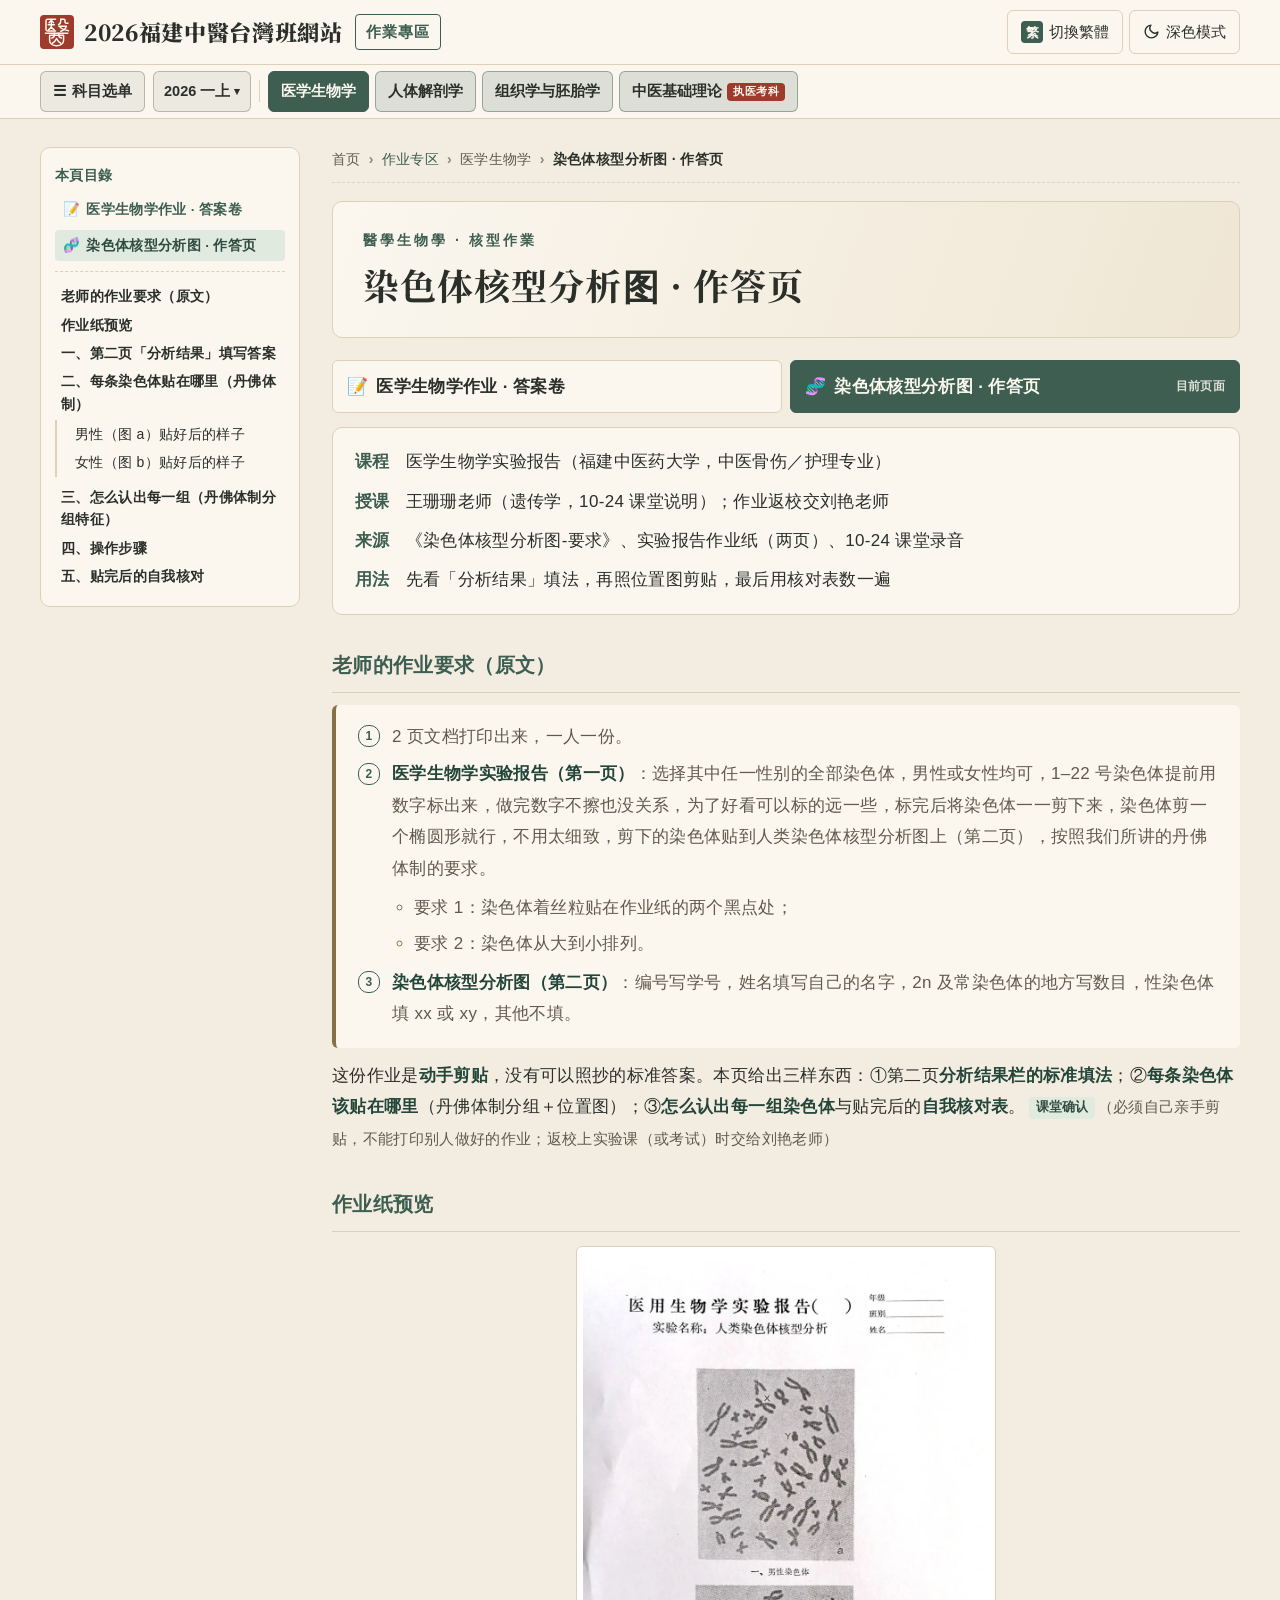
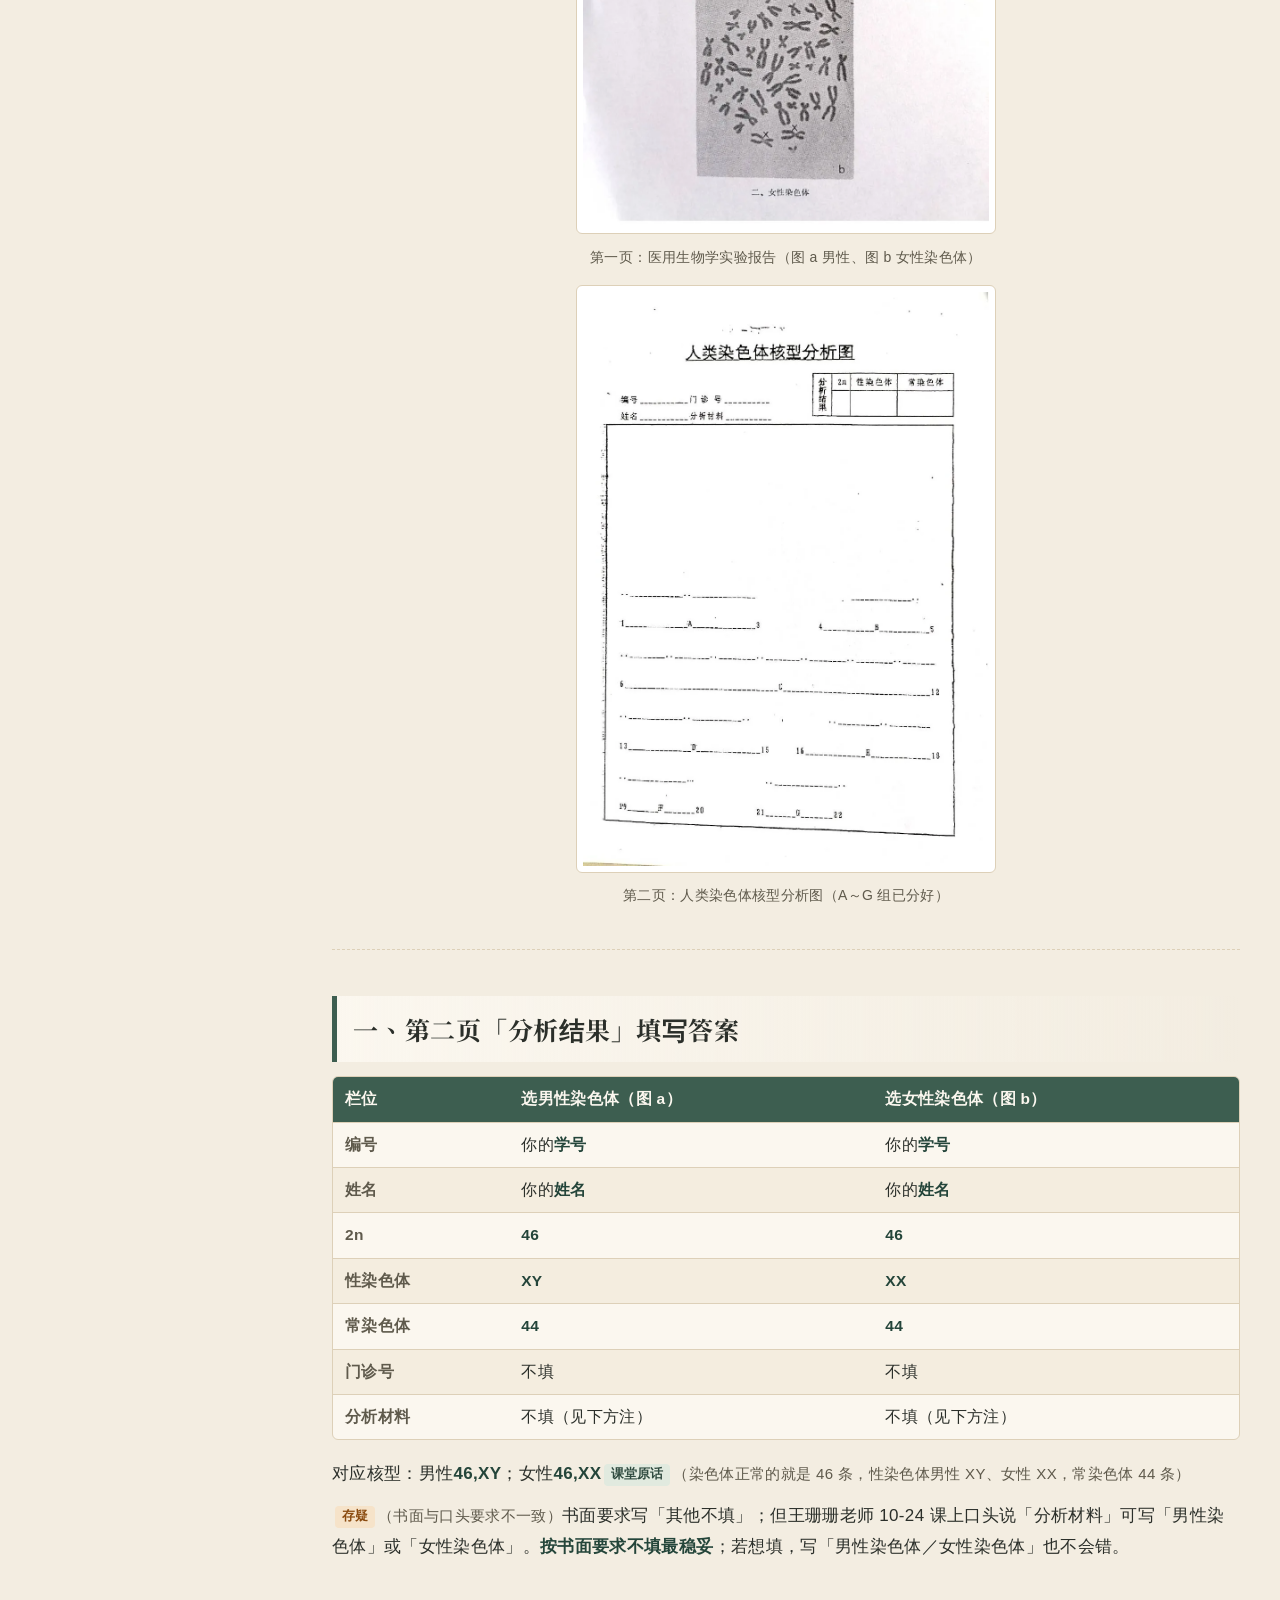
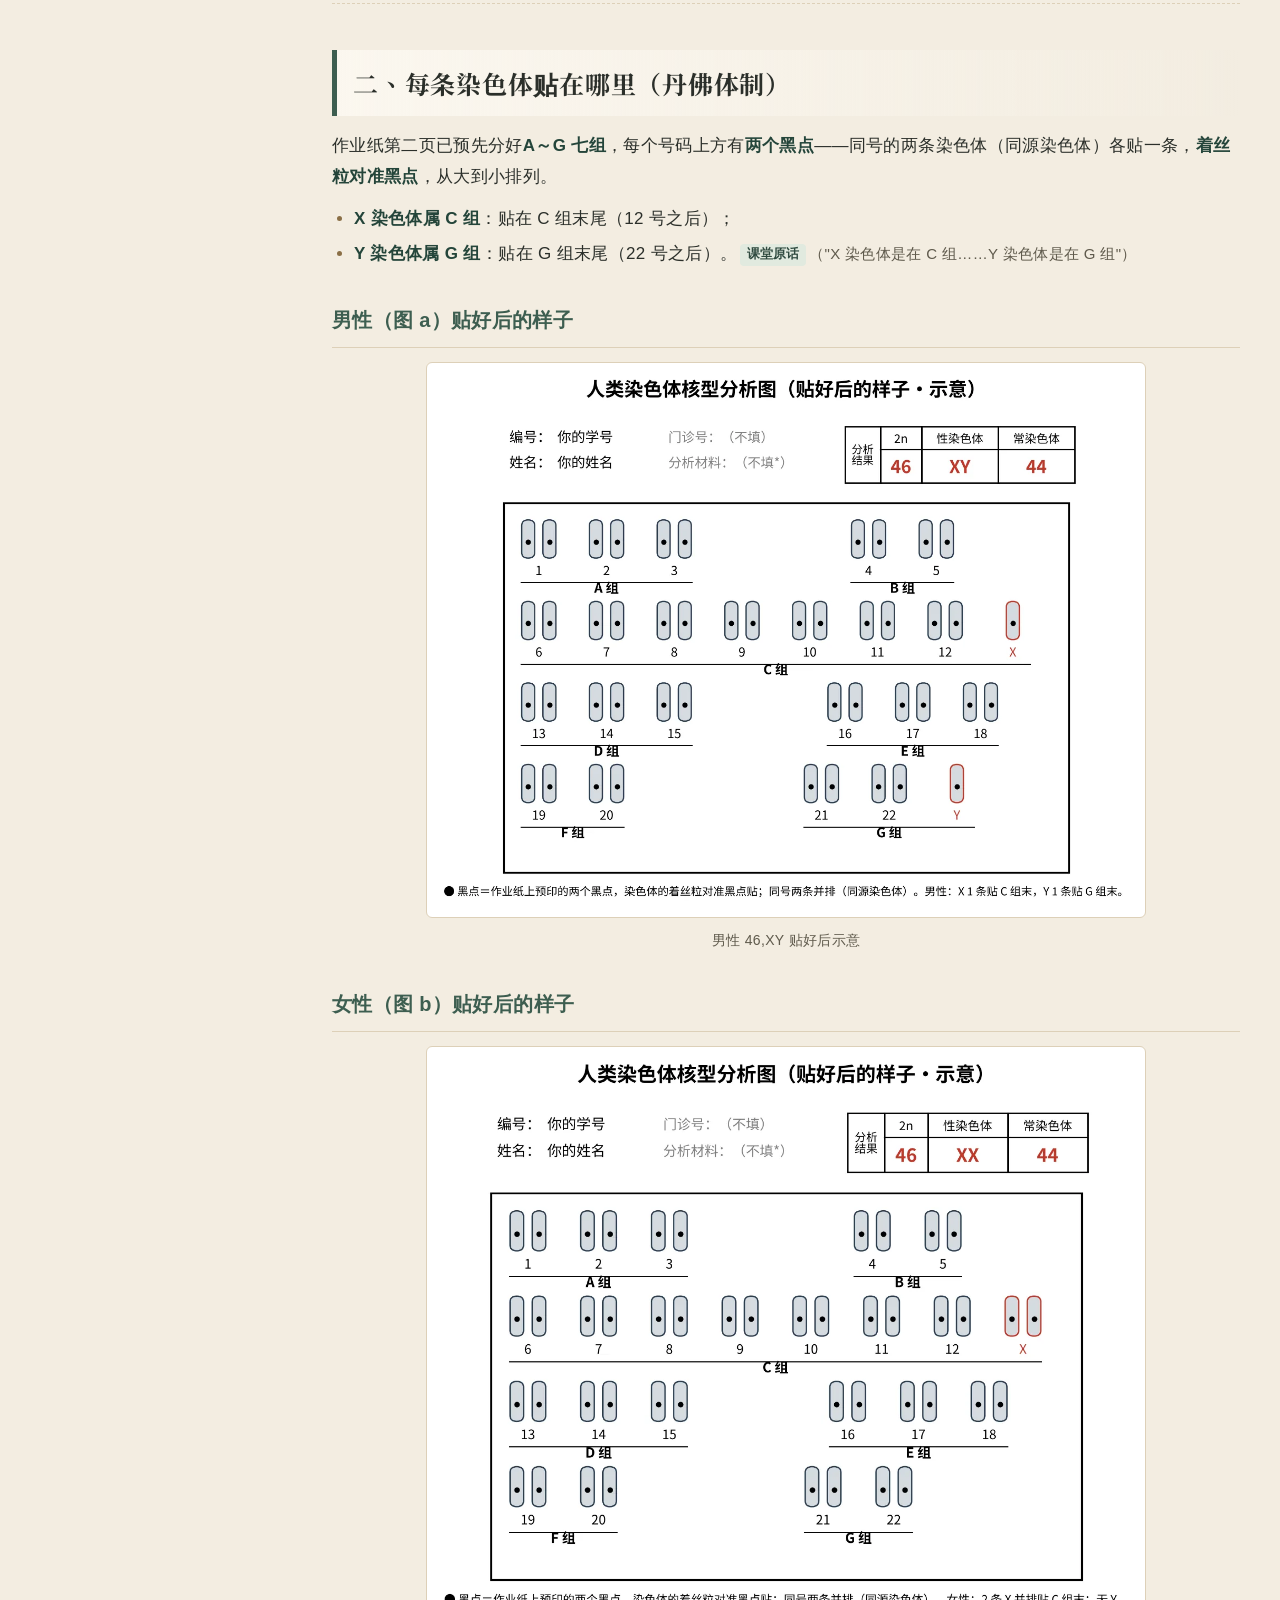
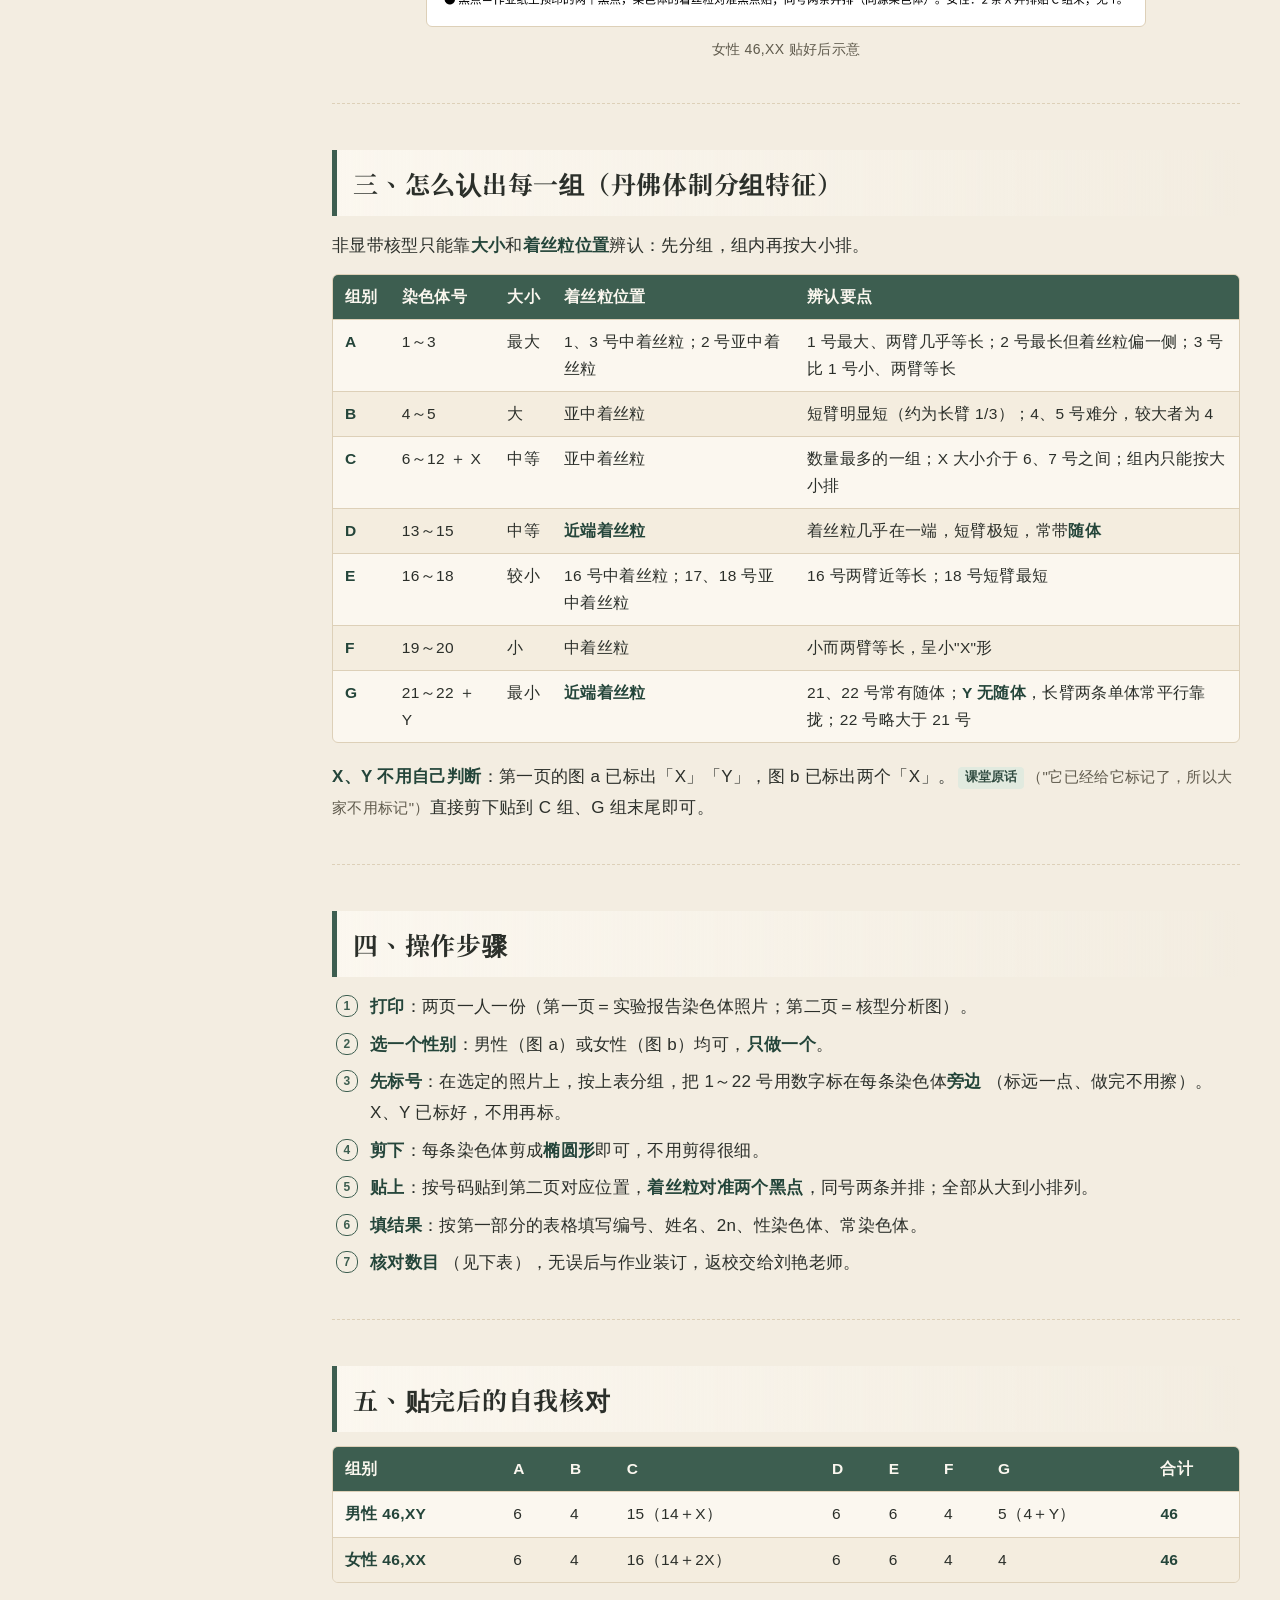
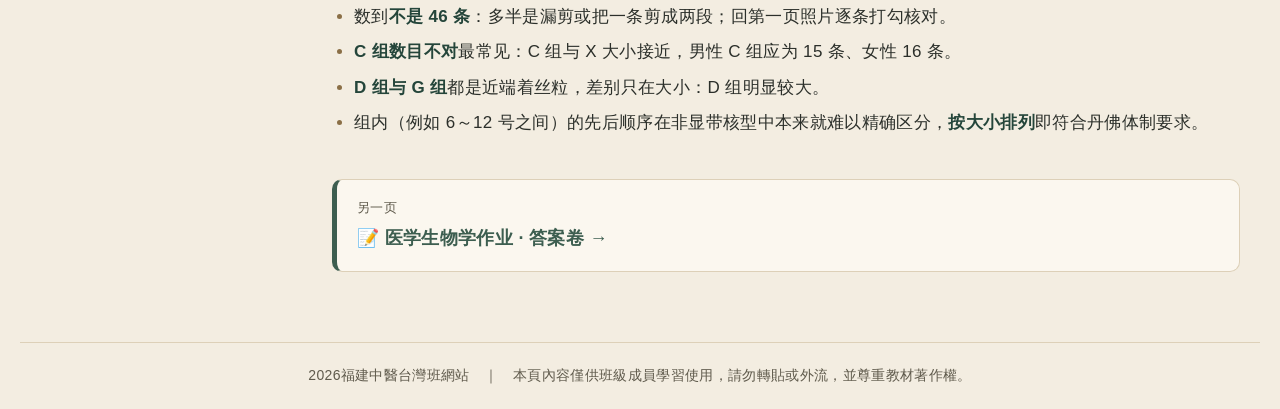
<file: content/homework/2026_y1s1/medical-biology/karyotype-worksheet.html>
<!doctype html>
<html lang="zh-Hant">
<head>
<meta charset="utf-8">
<meta name="viewport" content="width=device-width,initial-scale=1">
<meta name="color-scheme" content="light dark">
<meta name="robots" content="noindex, nofollow">
<title>染色体核型分析图 · 作答页｜作業專區｜2026福建中醫台灣班網站</title>
<link rel="preconnect" href="https://fonts.googleapis.com">
<link rel="preconnect" href="https://fonts.gstatic.com" crossorigin>
<!-- Google 字體不阻擋畫面：大陸連不到 Google 時，直接用電腦／手機內建宋體顯示 -->
<link rel="stylesheet" href="https://fonts.googleapis.com/css2?family=Noto+Serif+TC:wght@700;900&display=swap" media="print" onload="this.media='all'">
<noscript><link rel="stylesheet" href="https://fonts.googleapis.com/css2?family=Noto+Serif+TC:wght@700;900&display=swap"></noscript>
<script>
  /* 沿用網站的深淺色設定（同一個網站會共用這個選擇） */
  (function () { try { var t = localStorage.getItem('tcm-theme'); if (t === 'dark' || t === 'light') document.documentElement.dataset.theme = t; } catch (e) {} })();
</script>
<style>
/* ===== 配色：與 2026福建中醫台灣班網站 相同 ===== */
:root {
  --bg:#f3ede1; --surface:#fbf7ef; --surface-2:#efe6d4; --ink:#2b2f2a; --muted:#5f5a4c; --line:#ddd0b8;
  --accent:#3d5e50; --accent-ink:#fbf7ef; --accent-soft:#e1eadf; --accent-soft-ink:#2f4a3f;
  --red:#973d2f; --gold:#8a6f46; --mark:#f3e3b5; --focus:#c07a2c; --shadow:0 4px 18px #3d30201a;
  --strong:#24453a; --warn-bg:#f6e3c9; --warn-ink:#8a4b10; --ppt-bg:#e4e6ef; --ppt-ink:#3b4673; --book-bg:#efe3d2; --book-ink:#6b4a24;
}
@media (prefers-color-scheme: dark) {
  :root:not([data-theme="light"]) {
    --bg:#1b1f1d; --surface:#232926; --surface-2:#2b322e; --ink:#e6e0d2; --muted:#b4ab98; --line:#3c4540;
    --accent:#9cbfa8; --accent-ink:#17201b; --accent-soft:#2f3e36; --accent-soft-ink:#cfe0d4;
    --red:#e09a8c; --gold:#c8b08a; --mark:#4a4128; --focus:#e0a860; --shadow:0 4px 18px #0006; --strong:#d9e8dc; --warn-bg:#4a3720; --warn-ink:#f0c58e; --ppt-bg:#2f3447; --ppt-ink:#c3cbf0; --book-bg:#3d3326; --book-ink:#e3c9a4;
  }
}
:root[data-theme="dark"] {
  --bg:#1b1f1d; --surface:#232926; --surface-2:#2b322e; --ink:#e6e0d2; --muted:#b4ab98; --line:#3c4540;
  --accent:#9cbfa8; --accent-ink:#17201b; --accent-soft:#2f3e36; --accent-soft-ink:#cfe0d4;
  --red:#e09a8c; --gold:#c8b08a; --mark:#4a4128; --focus:#e0a860; --shadow:0 4px 18px #0006; --strong:#d9e8dc; --warn-bg:#4a3720; --warn-ink:#f0c58e; --ppt-bg:#2f3447; --ppt-ink:#c3cbf0; --book-bg:#3d3326; --book-ink:#e3c9a4;
}

/* ===== 基本排版 ===== */
* { box-sizing: border-box; }
html { -webkit-text-size-adjust: 100%; scroll-behavior: smooth; scroll-padding-top: 76px; }
body { margin: 0; background: var(--bg); color: var(--ink);
  font-family: "PingFang TC", "PingFang SC", "Microsoft JhengHei", "Microsoft YaHei", "Noto Sans TC", "Noto Sans SC", sans-serif;
  font-size: 17px; line-height: 1.85; letter-spacing: .02em; }
h1, h2, .logo, .doc h3 { font-family: "Noto Serif TC", "Noto Serif CJK TC", "Source Han Serif TC", "Songti TC", "STSong", "Songti SC", "SimSun", "PMingLiU", serif; letter-spacing: .03em; }
a { color: var(--accent); }
:focus-visible { outline: 3px solid var(--focus); outline-offset: 2px; border-radius: 4px; }
button { font: inherit; color: inherit; cursor: pointer; }

/* ===== 頁首（與網站一致） ===== */
header { position: sticky; top: 0; z-index: 10; background: var(--surface); border-bottom: 1px solid var(--line); }
.bar { max-width: 1240px; margin: 0 auto; padding: 10px 20px; display: flex; align-items: center; gap: 14px; }
.logo { display: flex; align-items: center; font-size: 22px; font-weight: 900; color: var(--ink); text-decoration: none; min-width: 0; }
.seal { display: inline-grid; place-items: center; flex: none; width: 30px; height: 30px; margin-right: 10px; background: var(--red); color: #fff; border-radius: 4px; font-size: 15px; }
.logo-text > span { display: inline-block; white-space: nowrap; }
.actions { margin-left: auto; display: flex; gap: 6px; flex: none; }
.tool-btn { display: inline-flex; align-items: center; gap: 6px; padding: 7px 13px; border-radius: 6px; border: 1px solid var(--line);
  background: none; font-size: 15px; color: var(--ink); text-decoration: none; white-space: nowrap; }
.tool-btn:hover { background: var(--surface-2); }
.ico { width: 17px; height: 17px; fill: none; stroke: currentColor; stroke-width: 2; stroke-linecap: round; stroke-linejoin: round; }

/* ===== 版面：左側目錄＋右側內容 ===== */
.layout { max-width: 1240px; margin: 0 auto; padding: 28px 20px 60px; display: grid; grid-template-columns: 260px minmax(0, 1fr); gap: 32px; align-items: start; }
.toc { position: sticky; top: 76px; max-height: calc(100vh - 96px); overflow: auto; padding: 16px 14px;
  background: var(--surface); border: 1px solid var(--line); border-radius: 10px; font-size: 14px; line-height: 1.6; }
.toc summary { font-weight: 700; color: var(--accent); cursor: pointer; list-style: none; }
.toc summary::-webkit-details-marker { display: none; }
.toc ul { list-style: none; margin: 0; padding: 0; }
.toc .toc-list { margin-top: 8px; }
.toc .toc-list > li > a { font-weight: 600; }
.toc ul ul { padding-left: 12px; margin: 2px 0 6px; border-left: 2px solid var(--line); }
.toc a { display: block; padding: 3px 6px; border-radius: 4px; color: var(--ink); text-decoration: none; }
.toc a:hover { background: var(--surface-2); }
.toc a.active { background: var(--accent-soft); color: var(--accent-soft-ink); }

/* ===== 標題區 ===== */
.hero { padding: 26px 30px; margin-bottom: 22px; background: linear-gradient(110deg, var(--surface), var(--surface-2));
  border: 1px solid var(--line); border-radius: 10px; }
.eyebrow { font-size: 14px; color: var(--accent); letter-spacing: 3px; font-weight: 600; }
.hero h1 { margin: 6px 0 0; font-size: clamp(25px, 3.6vw, 36px); line-height: 1.4; }

/* ===== 內文 ===== */
main, .doc { min-width: 0; }

.doc h3 { font-size: 25px; margin: 46px 0 14px; padding: 10px 0 10px 16px; border-left: 5px solid var(--accent); background: linear-gradient(90deg, var(--surface), transparent); border-radius: 0 6px 6px 0; }
.doc h4 { font-size: 20px; margin: 32px 0 10px; padding-bottom: 8px; border-bottom: 1px solid var(--line); color: var(--accent); }
.doc h5 { font-size: 18px; margin: 24px 0 8px; color: var(--red); }
.doc h6 { font-size: 17px; margin: 20px 0 8px; color: var(--ink); }
.doc p { margin: 10px 0; }
.doc ul, .doc ol { padding-left: 24px; margin: 8px 0; }
.doc li { margin: 4px 0; }
.doc strong { font-weight: 700; color: var(--strong); }
.doc hr { border: 0; border-top: 1px dashed var(--line); margin: 40px 0; }
.doc blockquote { margin: 12px 0; padding: 10px 18px; background: var(--surface); border-left: 4px solid var(--gold); border-radius: 6px; color: var(--muted); }
.doc code { font-size: .92em; padding: 1px 6px; background: var(--surface-2); border-radius: 4px; }

/* 表格：手機可左右滑動 */
.table-wrap { overflow-x: auto; margin: 12px 0 18px; border: 1px solid var(--line); border-radius: 6px; background: var(--surface); -webkit-overflow-scrolling: touch; }
.doc table { border-collapse: collapse; width: 100%; font-size: 15.5px; line-height: 1.7; }
.doc th { position: sticky; top: 0; background: var(--accent); color: var(--accent-ink); text-align: left; font-weight: 600; padding: 9px 12px; white-space: nowrap; }
.doc td { padding: 9px 12px; border-top: 1px solid var(--line); vertical-align: top; }
.doc tr:nth-child(even) td { background: color-mix(in srgb, var(--surface-2) 55%, transparent); }
.doc td:first-child { white-space: nowrap; font-weight: 600; color: var(--muted); }

/* 標記標籤（取代 ✅ 🅟 📖 🆕 ⚠️ 與【…】） */
.tag { display: inline-block; margin: 0 3px; padding: 0 7px; border-radius: 4px; font-size: 12.5px; font-weight: 600; line-height: 1.75; letter-spacing: 0; vertical-align: 1px; white-space: nowrap; }
.tag-ok   { background: var(--accent-soft); color: var(--accent-soft-ink); }
.tag-ppt  { background: var(--ppt-bg); color: var(--ppt-ink); }
.tag-book { background: var(--book-bg); color: var(--book-ink); }
.tag-new  { background: transparent; color: var(--red); border: 1px solid currentColor; line-height: 1.6; }
.tag-warn { background: var(--warn-bg); color: var(--warn-ink); }
.tag-plain{ background: var(--surface-2); color: var(--muted); }
.tag-note { font-size: 15px; color: var(--muted); }
.tag-note::before { content: "（"; } .tag-note::after { content: "）"; }

/* 開頭資訊欄 */
.info { display: grid; grid-template-columns: max-content 1fr; gap: 8px 16px; margin: 0 0 8px; padding: 18px 22px; background: var(--surface); border: 1px solid var(--line); border-radius: 10px; }
.info dt { font-weight: 700; color: var(--accent); }
.info dd { margin: 0; }

/* 教師原話 */
.quote { margin: 12px 0; padding: 4px 22px; background: var(--surface); border: 1px solid var(--line); border-left: 4px solid var(--red); border-radius: 6px; color: var(--ink); font-family: "Noto Serif TC", "Noto Serif CJK TC", "Source Han Serif TC", "Songti TC", "STSong", "Songti SC", "SimSun", "PMingLiU", serif; font-size: 18px; }
.quote p { margin: 12px 0; }

/* 填空題表格：題號欄做成圓形編號 */
.qtable td:first-child { width: 52px; text-align: center; }
.qtable td:first-child { color: var(--accent); font-variant-numeric: tabular-nums; }

/* 單選題答案卡片 */
.answer-grid { display: grid; grid-template-columns: repeat(auto-fill, minmax(230px, 1fr)); gap: 8px; margin: 12px 0 18px; }
.ans { display: flex; gap: 10px; align-items: flex-start; padding: 9px 12px; background: var(--surface); border: 1px solid var(--line); border-radius: 6px; font-size: 15px; line-height: 1.65; }
.ans-no { flex: none; min-width: 28px; height: 28px; display: grid; place-items: center; border-radius: 50%; background: var(--surface-2); color: var(--muted); font-size: 13px; font-weight: 700; font-variant-numeric: tabular-nums; }
.ans-body { min-width: 0; }
.doc .ans-key { display: inline-block; min-width: 26px; margin-right: 6px; padding: 0 6px; text-align: center; border-radius: 4px; background: var(--accent); color: var(--accent-ink); font-size: 15px; }

/* 名詞解釋、問答題卡片 */
.qcard { margin: 12px 0; padding: 14px 18px 8px; background: var(--surface); border: 1px solid var(--line); border-radius: 10px; }
.qcard > *:first-child { margin-top: 0; }
.q-head { display: block; }
.q-no { display: inline-grid; place-items: center; min-width: 26px; height: 26px; margin-right: 8px; padding: 0 6px; border-radius: 10px; background: var(--accent); color: var(--accent-ink); font-size: 13px; font-weight: 700; line-height: 1; vertical-align: 2px; }
.q-head > strong:first-of-type { font-size: 17.5px; }
.qcard .table-wrap { background: var(--bg); }

/* 卡片內的層級：小標（＊超微結構）→ 子項（1. 外核膜） */
.doc ul { padding-left: 22px; }
.doc li::marker { color: var(--gold); }
.qcard > ul > li { margin: 10px 0 4px; }
.qcard > ul > li > strong:first-child { color: var(--accent); font-size: 16.5px; }
.doc ul.numlist { list-style: none; padding-left: 4px; margin: 6px 0 8px; }
.doc li.num { list-style: none; position: relative; padding-left: 34px; margin: 6px 0 6px -22px; }
.doc ul.numlist > li.num { margin-left: 0; }
.li-no { position: absolute; left: 0; top: .35em; min-width: 22px; height: 22px; padding: 0 5px; display: inline-grid; place-items: center;
  border-radius: 10px; border: 1.5px solid var(--accent); color: var(--accent); font-size: 12px; font-weight: 700; line-height: 1; font-variant-numeric: tabular-nums; }
.qcard ul ul.numlist, .qcard li > ul.numlist { margin-top: 4px; padding-left: 2px; border-left: 2px solid var(--line); padding-left: 10px; }

/* ①～⑥ 小標 */
.doc p.sub-head { margin: 16px 0 6px; padding-top: 10px; border-top: 1px dashed var(--line); }
.doc p.sub-head > strong:first-child { color: var(--accent); font-size: 16.5px; }
.qcard > .q-head + p.sub-head { border-top: 0; padding-top: 0; }
.doc li > ul:has(> li.num) { border-left: 2px solid var(--line); padding-left: 10px; margin-left: 2px; }

/* 收合區（作者備註、重複的目錄） */
.fold { margin: 18px 0; border: 1px dashed var(--line); border-radius: 10px; padding: 4px 18px; background: transparent; }
.fold > summary { cursor: pointer; padding: 10px 0; color: var(--muted); font-weight: 600; }
.fold[open] > summary { border-bottom: 1px dashed var(--line); margin-bottom: 8px; }
.fold h3, .fold h4 { margin-top: 18px; font-size: 18px; border: 0; background: none; padding: 0; color: var(--muted); }

/* 回到頂端 */
.to-top { position: fixed; right: 18px; bottom: 18px; width: 46px; height: 46px; border-radius: 50%; border: 1px solid var(--line);
  background: var(--surface); box-shadow: var(--shadow); display: grid; place-items: center; opacity: 0; pointer-events: none; transition: opacity .2s; }
.to-top.show { opacity: 1; pointer-events: auto; }

footer { max-width: 1240px; margin: 0 auto; padding: 20px; border-top: 1px solid var(--line); color: var(--muted); font-size: 14px; }

/* ===== 平板、手機 ===== */
@media (max-width: 960px) {
  .layout { grid-template-columns: minmax(0, 1fr); gap: 16px; padding-top: 18px; }
  .toc { position: static; max-height: none; }
  .toc:not([open]) .toc-list { display: none; }
  .toc summary::after { content: "　▾ 點我展開"; font-weight: 400; color: var(--muted); }
  .toc[open] summary::after { content: "　▴ 收起"; }
  .tool-btn .label { display: none; }
}
@media (max-width: 720px) {
  body { font-size: 16px; }
  .bar { padding: 10px 16px; }
  .logo { font-size: 17px; line-height: 1.3; }
  .layout { padding: 14px 14px 50px; }
  .hero { padding: 20px 18px; }
  .doc h3 { font-size: 21px; }
  .doc h4 { font-size: 18px; }
  .doc table { font-size: 14.5px; }
  .doc td:first-child { white-space: normal; }
  .info { grid-template-columns: 1fr; gap: 2px; padding: 14px 16px; }
  .info dd { margin-bottom: 8px; }
  .qcard { padding: 12px 14px 6px; }
  .answer-grid { grid-template-columns: 1fr; }
  .quote { font-size: 16.5px; padding: 2px 16px; }
}
@media (prefers-reduced-motion: reduce) { html { scroll-behavior: auto; } * { transition: none !important; } }

/* 列印：只印內容 */
@media print {
  header, .toc, .to-top, footer { display: none !important; }
  .layout { display: block; padding: 0; }
  body { background: #fff; color: #000; font-size: 12pt; }
  .table-wrap { overflow: visible; border: 0; }
  .doc th { background: #ddd; color: #000; }
}
/* ===== v10：題目＋答案 ===== */
.q-text { margin: 0 0 8px; color: var(--ink); font-weight: 700; }
.a-text { padding: 8px 12px; background: var(--accent-soft); border-radius: 6px; color: var(--accent-soft-ink); }
.a-text strong { color: inherit; }
.ans-lab { display: inline-block; margin-right: 8px; padding: 0 7px; border-radius: 4px; background: var(--accent); color: var(--accent-ink); font-size: 12.5px; font-weight: 700; line-height: 1.75; vertical-align: 1px; }
.blank { display: inline-block; min-width: 3.2em; margin: 0 3px; border-bottom: 1.5px solid var(--muted); vertical-align: -2px; height: 1em; }
.mcq-list { display: grid; grid-template-columns: repeat(auto-fill, minmax(340px, 1fr)); gap: 10px; margin: 12px 0 18px; }
.mcq { padding: 12px 14px 10px; background: var(--surface); border: 1px solid var(--line); border-radius: 10px; font-size: 15.5px; line-height: 1.7; }
.doc .mcq-stem { margin: 0 0 6px; font-weight: 700; }
.mcq .q-no { display: inline-grid; place-items: center; min-width: 24px; height: 24px; margin-right: 8px; padding: 0 5px; border-radius: 10px; background: var(--surface-2); color: var(--muted); font-size: 12.5px; font-weight: 700; }
.doc ul.opts { list-style: none; padding: 0; margin: 4px 0 8px; }
.doc .opt { margin: 3px 0; padding: 2px 8px; border-radius: 4px; }
.opt-l { display: inline-block; width: 1.4em; font-weight: 700; color: var(--muted); }
.opt.correct { background: var(--accent-soft); color: var(--accent-soft-ink); font-weight: 600; }
.opt.correct .opt-l { color: var(--accent); }
.mcq-ans { padding-top: 6px; border-top: 1px dashed var(--line); font-size: 14.5px; }
.doc .mcq-ans .ans-key { display: inline-block; min-width: 26px; margin-right: 6px; padding: 0 6px; text-align: center; border-radius: 4px; background: var(--accent); color: var(--accent-ink); }
.qcard .q-head strong { font-weight: 700; }
@media (max-width: 720px) { .mcq-list { grid-template-columns: 1fr; } }
@media print { .a-text { background: #eee; color: #000; } .opt.correct { background: #e6e6e6; } .mcq { break-inside: avoid; } }
.fill-key { display: inline-block; min-width: 1.6em; padding: 0 4px; text-align: center; border-bottom: 2px solid var(--accent); color: var(--accent); font-weight: 800; }
.a-src { margin-top: 6px; padding-top: 6px; border-top: 1px dashed color-mix(in srgb, var(--accent) 35%, transparent); font-size: 13.5px; color: var(--muted); line-height: 1.7; }
.qcard > .a-src { margin: 0 0 8px; }
.src-lab { display: inline-block; margin-right: 6px; font-size: 12px; font-weight: 700; color: var(--muted); letter-spacing: .1em; }
.src-lab::before { content: "▸ "; }
.src-item { display: inline; margin-right: 10px; }
.src-item .tag { margin-left: 0; }
.doc .a-text > :not(.a-src) { }
/* ===== v10：答案更醒目 ===== */
.a-text { border-left: 5px solid var(--accent); padding: 10px 14px; font-size: 16.5px; color: var(--ink); box-shadow: 0 1px 0 color-mix(in srgb, var(--accent) 20%, transparent); }
.doc .a-text strong { color: var(--red); font-weight: 800; }
.doc .a-text .a-src strong { color: inherit; font-weight: 700; }
.a-text > .ans-lab, .mcq-ans > .ans-lab { font-size: 13.5px; padding: 1px 9px; background: var(--red); color: #fff; }
.opt.correct { background: var(--accent); color: var(--accent-ink); font-weight: 700; }
.opt.correct .opt-l { color: var(--accent-ink); }
.opt.correct::after { content: "  ✓ 正确答案"; font-size: 12.5px; font-weight: 700; opacity: .9; }
.fill-key { min-width: 1.8em; padding: 0 6px; border: 0; border-radius: 4px; background: var(--red); color: #fff; font-size: 1.05em; }
.doc .mcq-ans .ans-key { min-width: 30px; font-size: 16px; background: var(--red); color: #fff; }
@media (prefers-color-scheme: dark) { :root:not([data-theme="light"]) .a-text > .ans-lab, :root:not([data-theme="light"]) .fill-key, :root:not([data-theme="light"]) .doc .mcq-ans .ans-key { color: #1b1f1d; } }
:root[data-theme="dark"] .a-text > .ans-lab, :root[data-theme="dark"] .fill-key, :root[data-theme="dark"] .doc .mcq-ans .ans-key { color: #1b1f1d; }
@media print { .opt.correct { background: #ddd; color: #000; } .fill-key, .doc .mcq-ans .ans-key, .ans-lab { background: #000 !important; color: #fff !important; } }
.zh-g { display: inline-grid; place-items: center; width: 22px; height: 22px; border-radius: 4px; background: var(--accent); color: var(--accent-ink); font-size: 13px; font-weight: 700; }
#zhBtn[disabled] { opacity: .6; cursor: wait; }
html[lang="zh-Hant"] .opt.correct::after { content: "  ✓ 正確答案"; }
.doc p.related { margin: 10px 0 0; padding: 10px 16px; background: var(--surface-2); border-radius: 6px; font-weight: 600; }
.doc p.related a { text-decoration: none; }
/* ===== 兩頁互連 ===== */
.page-tabs { display: flex; flex-wrap: wrap; gap: 8px; margin: 0 0 14px; }
.page-tabs a { flex: 1 1 220px; display: flex; align-items: center; gap: 8px; padding: 10px 14px; border: 1px solid var(--line); border-radius: 6px; background: var(--surface); color: var(--ink); text-decoration: none; font-weight: 600; }
.page-tabs a:hover { background: var(--surface-2); }
.page-tabs a[aria-current="page"] { background: var(--accent); color: var(--accent-ink); border-color: var(--accent); }
.page-tabs a[aria-current="page"]::after { content: "目前页面"; margin-left: auto; font-size: 12px; opacity: .85; }
html[lang="zh-Hant"] .page-tabs a[aria-current="page"]::after { content: "目前頁面"; }
.toc .toc-pages { display: grid; gap: 4px; margin: 8px 0 10px; padding-bottom: 10px; border-bottom: 1px dashed var(--line); }
.toc .toc-pages a { display: flex; gap: 6px; padding: 5px 8px; border-radius: 4px; font-size: 13.5px; font-weight: 600; color: var(--accent); }
.toc .toc-pages a[aria-current="page"] { background: var(--accent-soft); color: var(--accent-soft-ink); }
.next-page { display: flex; flex-direction: column; gap: 2px; margin: 40px 0 10px; padding: 16px 20px; border: 1px solid var(--line); border-left: 5px solid var(--accent); border-radius: 10px; background: var(--surface); text-decoration: none; }
.next-page:hover { background: var(--surface-2); }
.np-lab { font-size: 13px; color: var(--muted); }
.np-name { font-size: 18px; font-weight: 700; color: var(--accent); }
@media print { .page-tabs, .next-page { display: none; } }
/* 注解：與答案分開、不搶粗體 */
.a-note { margin-top: 8px; padding: 6px 10px; border-radius: 4px; background: color-mix(in srgb, var(--surface) 70%, transparent); font-size: 14px; line-height: 1.7; color: var(--muted); }
.a-note::before { content: "补充说明"; display: block; margin-bottom: 2px; font-size: 12px; font-weight: 700; letter-spacing: .1em; color: var(--muted); }
html[lang="zh-Hant"] .a-note::before { content: "補充說明"; }
.doc .a-note p { margin: 2px 0; }
.doc .a-text .a-note strong { color: var(--ink); font-weight: 600; }
.logo-sub { flex: none; margin-left: 12px; padding: 3px 10px; border-radius: 4px; border: 1.5px solid var(--accent); color: var(--accent); font-family: "PingFang TC","Microsoft JhengHei","Noto Sans TC",sans-serif; font-size: 15px; font-weight: 700; letter-spacing: .08em; white-space: nowrap; }
@media (max-width: 720px) { .logo-sub { margin-left: 8px; padding: 2px 7px; font-size: 13px; } }
</style>
</head>
<body>
<header>
  <div class="bar">
    <div class="logo"><span class="seal">醫</span><span class="logo-text"><span>2026福建中醫</span><span>台灣班網站</span></span><span class="logo-sub">作業專區</span></div>
    <div class="actions">
      <button class="tool-btn" id="zhBtn" type="button"><span class="zh-g">繁</span><span class="label">切換繁體</span></button>
      <button class="tool-btn" id="theme" type="button"></button>
    </div>
  </div>
  <nav class="hw-menu" id="hw-menu" aria-label="科目选单"></nav>
</header>

<div class="layout">
  <details class="toc" id="toc" open>
    <summary>本頁目錄</summary>
    <nav class="toc-pages" aria-label="医学生物学页面切换"><a href="answer-sheet.html"><span class="pt-ic">📝</span><span>医学生物学作业 · 答案卷</span></a><a href="karyotype-worksheet.html" aria-current="page"><span class="pt-ic">🧬</span><span>染色体核型分析图 · 作答页</span></a></nav><ul class="toc-list"><li><a href="#s-老师的作业要求-原文">老师的作业要求（原文）</a></li><li><a href="#s-作业纸预览">作业纸预览</a></li><li><a href="#s-一-第二页-分析结果-填写答案">一、第二页「分析结果」填写答案</a></li><li><a href="#s-二-每条染色体贴在哪里-丹佛体制">二、每条染色体贴在哪里（丹佛体制）</a><ul><li><a href="#s-男性-图-a-贴好后的样子">男性（图 a）贴好后的样子</a></li><li><a href="#s-女性-图-b-贴好后的样子">女性（图 b）贴好后的样子</a></li></ul></li><li><a href="#s-三-怎么认出每一组-丹佛体制分组特征">三、怎么认出每一组（丹佛体制分组特征）</a></li><li><a href="#s-四-操作步骤">四、操作步骤</a></li><li><a href="#s-五-贴完后的自我核对">五、贴完后的自我核对</a></li></ul>
  </details>

  <main>
    <section class="hero">
      <div class="eyebrow">醫學生物學 · 核型作業</div>
      <h1>染色体核型分析图 · 作答页</h1>
    </section>
    <article class="doc">

<nav class="page-tabs" aria-label="医学生物学页面切换"><a href="answer-sheet.html"><span class="pt-ic">📝</span><span>医学生物学作业 · 答案卷</span></a><a href="karyotype-worksheet.html" aria-current="page"><span class="pt-ic">🧬</span><span>染色体核型分析图 · 作答页</span></a></nav><dl class="info"><dt>课程</dt><dd>医学生物学实验报告（福建中医药大学，中医骨伤／护理专业）</dd><dt>授课</dt><dd>王珊珊老师（遗传学，10-24 课堂说明）；作业返校交刘艳老师</dd><dt>来源</dt><dd>《染色体核型分析图-要求》、实验报告作业纸（两页）、10-24 课堂录音</dd><dt>用法</dt><dd>先看「分析结果」填法，再照位置图剪贴，最后用核对表数一遍</dd></dl>
<h4 id="s-老师的作业要求-原文">老师的作业要求（原文）</h4>
<blockquote>
<ul class="numlist"><li class="num"><span class="li-no">1</span>2 页文档打印出来，一人一份。</li><li class="num"><span class="li-no">2</span><strong>医学生物学实验报告（第一页）</strong>：选择其中任一性别的全部染色体，男性或女性均可，1–22 号染色体提前用数字标出来，做完数字不擦也没关系，为了好看可以标的远一些，标完后将染色体一一剪下来，染色体剪一个椭圆形就行，不用太细致，剪下的染色体贴到人类染色体核型分析图上（第二页），按照我们所讲的丹佛体制的要求。
<ul>
<li>要求 1：染色体着丝粒贴在作业纸的两个黑点处；</li>
<li>要求 2：染色体从大到小排列。</li>
</ul></li><li class="num"><span class="li-no">3</span><strong>染色体核型分析图（第二页）</strong>：编号写学号，姓名填写自己的名字，2n 及常染色体的地方写数目，性染色体填 xx 或 xy，其他不填。</li></ul>
</blockquote>
<p>这份作业是<strong>动手剪贴</strong>，没有可以照抄的标准答案。本页给出三样东西：①第二页<strong>分析结果栏的标准填法</strong>；②<strong>每条染色体该贴在哪里</strong>（丹佛体制分组＋位置图）；③<strong>怎么认出每一组染色体</strong>与贴完后的<strong>自我核对表</strong>。<span class="tag tag-ok">课堂确认</span><span class="tag-note">必须自己亲手剪贴，不能打印别人做好的作业；返校上实验课（或考试）时交给刘艳老师</span></p>
<h4 id="s-作业纸预览">作业纸预览</h4>
<figure style="margin:14px 0;text-align:center"><img alt="第一页：医用生物学实验报告（图 a 男性、图 b 女性染色体）" loading="lazy" src="[data-uri]" style="max-width:min(100%,420px);height:auto;background:#fff;border-radius: 6px;padding:6px;border:1px solid var(--line)"/><figcaption style="font-size:14px;color:var(--muted)">第一页：医用生物学实验报告（图 a 男性、图 b 女性染色体）</figcaption></figure>
<figure style="margin:14px 0;text-align:center"><img alt="第二页：人类染色体核型分析图（A～G 组已分好）" loading="lazy" src="[data-uri]" style="max-width:min(100%,420px);height:auto;background:#fff;border-radius: 6px;padding:6px;border:1px solid var(--line)"/><figcaption style="font-size:14px;color:var(--muted)">第二页：人类染色体核型分析图（A～G 组已分好）</figcaption></figure>
<hr/>
<h3 id="s-一-第二页-分析结果-填写答案">一、第二页「分析结果」填写答案</h3>
<div class="table-wrap"><table>
<thead>
<tr class="header">
<th>栏位</th>
<th>选男性染色体（图 a）</th>
<th>选女性染色体（图 b）</th>
</tr>
</thead>
<tbody>
<tr class="odd">
<td>编号</td>
<td>你的<strong>学号</strong></td>
<td>你的<strong>学号</strong></td>
</tr>
<tr class="even">
<td>姓名</td>
<td>你的<strong>姓名</strong></td>
<td>你的<strong>姓名</strong></td>
</tr>
<tr class="odd">
<td>2n</td>
<td><strong>46</strong></td>
<td><strong>46</strong></td>
</tr>
<tr class="even">
<td>性染色体</td>
<td><strong>XY</strong></td>
<td><strong>XX</strong></td>
</tr>
<tr class="odd">
<td>常染色体</td>
<td><strong>44</strong></td>
<td><strong>44</strong></td>
</tr>
<tr class="even">
<td>门诊号</td>
<td>不填</td>
<td>不填</td>
</tr>
<tr class="odd">
<td>分析材料</td>
<td>不填（见下方注）</td>
<td>不填（见下方注）</td>
</tr>
</tbody>
</table></div>
<p>对应核型：男性<strong>46,XY</strong>；女性<strong>46,XX</strong><span class="tag tag-ok">课堂原话</span><span class="tag-note">染色体正常的就是 46 条，性染色体男性 XY、女性 XX，常染色体 44 条</span></p>
<p><span class="tag tag-warn">存疑</span><span class="tag-note">书面与口头要求不一致</span>书面要求写「其他不填」；但王珊珊老师 10-24 课上口头说「分析材料」可写「男性染色体」或「女性染色体」。<strong>按书面要求不填最稳妥</strong>；若想填，写「男性染色体／女性染色体」也不会错。</p>
<hr/>
<h3 id="s-二-每条染色体贴在哪里-丹佛体制">二、每条染色体贴在哪里（丹佛体制）</h3>
<p>作业纸第二页已预先分好<strong>A～G 七组</strong>，每个号码上方有<strong>两个黑点</strong>——同号的两条染色体（同源染色体）各贴一条，<strong>着丝粒对准黑点</strong>，从大到小排列。</p>
<ul>
<li><strong>X 染色体属 C 组</strong>：贴在 C 组末尾（12 号之后）；</li>
<li><strong>Y 染色体属 G 组</strong>：贴在 G 组末尾（22 号之后）。<span class="tag tag-ok">课堂原话</span><span class="tag-note">"X 染色体是在 C 组……Y 染色体是在 G 组"</span></li>
</ul>
<h4 id="s-男性-图-a-贴好后的样子">男性（图 a）贴好后的样子</h4>
<figure style="margin:14px 0;text-align:center"><img alt="男性 46,XY 贴好后示意" loading="lazy" src="[data-uri]" style="max-width:min(100%,720px);height:auto;background:#fff;border-radius: 6px;padding:6px;border:1px solid var(--line)"/><figcaption style="font-size:14px;color:var(--muted)">男性 46,XY 贴好后示意</figcaption></figure>
<h4 id="s-女性-图-b-贴好后的样子">女性（图 b）贴好后的样子</h4>
<figure style="margin:14px 0;text-align:center"><img alt="女性 46,XX 贴好后示意" loading="lazy" src="[data-uri]" style="max-width:min(100%,720px);height:auto;background:#fff;border-radius: 6px;padding:6px;border:1px solid var(--line)"/><figcaption style="font-size:14px;color:var(--muted)">女性 46,XX 贴好后示意</figcaption></figure>
<hr/>
<h3 id="s-三-怎么认出每一组-丹佛体制分组特征">三、怎么认出每一组（丹佛体制分组特征）</h3>
<p>非显带核型只能靠<strong>大小</strong>和<strong>着丝粒位置</strong>辨认：先分组，组内再按大小排。</p>
<div class="table-wrap"><table>
<thead>
<tr class="header">
<th>组别</th>
<th>染色体号</th>
<th>大小</th>
<th>着丝粒位置</th>
<th>辨认要点</th>
</tr>
</thead>
<tbody>
<tr class="odd">
<td><strong>A</strong></td>
<td>1～3</td>
<td>最大</td>
<td>1、3 号中着丝粒；2 号亚中着丝粒</td>
<td>1 号最大、两臂几乎等长；2 号最长但着丝粒偏一侧；3 号比 1 号小、两臂等长</td>
</tr>
<tr class="even">
<td><strong>B</strong></td>
<td>4～5</td>
<td>大</td>
<td>亚中着丝粒</td>
<td>短臂明显短（约为长臂 1/3）；4、5 号难分，较大者为 4</td>
</tr>
<tr class="odd">
<td><strong>C</strong></td>
<td>6～12 ＋ X</td>
<td>中等</td>
<td>亚中着丝粒</td>
<td>数量最多的一组；X 大小介于 6、7 号之间；组内只能按大小排</td>
</tr>
<tr class="even">
<td><strong>D</strong></td>
<td>13～15</td>
<td>中等</td>
<td><strong>近端着丝粒</strong></td>
<td>着丝粒几乎在一端，短臂极短，常带<strong>随体</strong></td>
</tr>
<tr class="odd">
<td><strong>E</strong></td>
<td>16～18</td>
<td>较小</td>
<td>16 号中着丝粒；17、18 号亚中着丝粒</td>
<td>16 号两臂近等长；18 号短臂最短</td>
</tr>
<tr class="even">
<td><strong>F</strong></td>
<td>19～20</td>
<td>小</td>
<td>中着丝粒</td>
<td>小而两臂等长，呈小"X"形</td>
</tr>
<tr class="odd">
<td><strong>G</strong></td>
<td>21～22 ＋ Y</td>
<td>最小</td>
<td><strong>近端着丝粒</strong></td>
<td>21、22 号常有随体；<strong>Y 无随体</strong>，长臂两条单体常平行靠拢；22 号略大于 21 号</td>
</tr>
</tbody>
</table></div>
<p><strong>X、Y 不用自己判断</strong>：第一页的图 a 已标出「X」「Y」，图 b 已标出两个「X」。<span class="tag tag-ok">课堂原话</span><span class="tag-note">"它已经给它标记了，所以大家不用标记"</span>直接剪下贴到 C 组、G 组末尾即可。</p>
<hr/>
<h3 id="s-四-操作步骤">四、操作步骤</h3>
<ul class="numlist"><li class="num"><span class="li-no">1</span><strong>打印</strong>：两页一人一份（第一页＝实验报告染色体照片；第二页＝核型分析图）。</li><li class="num"><span class="li-no">2</span><strong>选一个性别</strong>：男性（图 a）或女性（图 b）均可，<strong>只做一个</strong>。</li><li class="num"><span class="li-no">3</span><strong>先标号</strong>：在选定的照片上，按上表分组，把 1～22 号用数字标在每条染色体<strong>旁边</strong> （标远一点、做完不用擦）。X、Y 已标好，不用再标。</li><li class="num"><span class="li-no">4</span><strong>剪下</strong>：每条染色体剪成<strong>椭圆形</strong>即可，不用剪得很细。</li><li class="num"><span class="li-no">5</span><strong>贴上</strong>：按号码贴到第二页对应位置，<strong>着丝粒对准两个黑点</strong>，同号两条并排；全部从大到小排列。</li><li class="num"><span class="li-no">6</span><strong>填结果</strong>：按第一部分的表格填写编号、姓名、2n、性染色体、常染色体。</li><li class="num"><span class="li-no">7</span><strong>核对数目</strong> （见下表），无误后与作业装订，返校交给刘艳老师。</li></ul>
<hr/>
<h3 id="s-五-贴完后的自我核对">五、贴完后的自我核对</h3>
<div class="table-wrap"><table>
<thead>
<tr class="header">
<th>组别</th>
<th>A</th>
<th>B</th>
<th>C</th>
<th>D</th>
<th>E</th>
<th>F</th>
<th>G</th>
<th>合计</th>
</tr>
</thead>
<tbody>
<tr class="odd">
<td><strong>男性 46,XY</strong></td>
<td>6</td>
<td>4</td>
<td>15（14＋X）</td>
<td>6</td>
<td>6</td>
<td>4</td>
<td>5（4＋Y）</td>
<td><strong>46</strong></td>
</tr>
<tr class="even">
<td><strong>女性 46,XX</strong></td>
<td>6</td>
<td>4</td>
<td>16（14＋2X）</td>
<td>6</td>
<td>6</td>
<td>4</td>
<td>4</td>
<td><strong>46</strong></td>
</tr>
</tbody>
</table></div>
<ul>
<li>数到<strong>不是 46 条</strong>：多半是漏剪或把一条剪成两段；回第一页照片逐条打勾核对。</li>
<li><strong>C 组数目不对</strong>最常见：C 组与 X 大小接近，男性 C 组应为 15 条、女性 16 条。</li>
<li><strong>D 组与 G 组</strong>都是近端着丝粒，差别只在大小：D 组明显较大。</li>
<li>组内（例如 6～12 号之间）的先后顺序在非显带核型中本来就难以精确区分，<strong>按大小排列</strong>即符合丹佛体制要求。</li>
</ul>

<a class="next-page" href="answer-sheet.html"><span class="np-lab">另一页</span><span class="np-name">📝 医学生物学作业 · 答案卷 →</span></a>
    </article>
  </main>
</div>

<footer>2026福建中醫台灣班網站　｜　本頁內容僅供班級成員學習使用，請勿轉貼或外流，並尊重教材著作權。</footer>

<button class="to-top" id="toTop" type="button" aria-label="回到頂端"><svg class="ico" viewBox="0 0 24 24" aria-hidden="true"><path d="M18 15l-6-6-6 6"/></svg></button>

<script>
/* 深淺色切換（與網站共用設定） */
const SUN = '<svg class="ico" viewBox="0 0 24 24" aria-hidden="true"><circle cx="12" cy="12" r="4.5"/><path d="M12 1.5v2.5M12 20v2.5M4.6 4.6l1.8 1.8M17.6 17.6l1.8 1.8M1.5 12H4M20 12h2.5M4.6 19.4l1.8-1.8M17.6 6.4l1.8-1.8"/></svg>';
const MOON = '<svg class="ico" viewBox="0 0 24 24" aria-hidden="true"><path d="M21 12.8A9 9 0 1 1 11.2 3a7 7 0 0 0 9.8 9.8z"/></svg>';
const themeBtn = document.getElementById('theme');
const sysDark = matchMedia('(prefers-color-scheme: dark)');
const isDark = () => { const t = document.documentElement.dataset.theme; return t ? t === 'dark' : sysDark.matches; };
function paintTheme() {
  const d = isDark();
  themeBtn.innerHTML = (d ? SUN : MOON) + `<span class="label">${d ? '淺色模式' : '深色模式'}</span>`;
  themeBtn.setAttribute('aria-label', d ? '切換為淺色模式' : '切換為深色模式');
}
themeBtn.onclick = () => {
  const next = isDark() ? 'light' : 'dark';
  document.documentElement.dataset.theme = next;
  try { localStorage.setItem('tcm-theme', next); } catch (e) {}
  paintTheme();
};
sysDark.addEventListener?.('change', paintTheme);
paintTheme();

/* 手機上目錄預設收起；點選目錄項目後自動收起 */
const toc = document.getElementById('toc');
const narrow = matchMedia('(max-width: 960px)');
if (narrow.matches) toc.open = false;
toc.addEventListener('click', e => { if (e.target.closest('a') && narrow.matches) toc.open = false; });

/* 目錄標示目前閱讀位置 */
const links = [...toc.querySelectorAll('a[href^="#"]')];
const targets = links.map(a => document.getElementById(decodeURIComponent(a.hash.slice(1)))).filter(Boolean);
const obs = new IntersectionObserver(entries => {
  entries.forEach(en => {
    if (!en.isIntersecting) return;
    links.forEach(a => a.classList.toggle('active', decodeURIComponent(a.hash.slice(1)) === en.target.id));
  });
}, { rootMargin: '-80px 0px -70% 0px' });
targets.forEach(t => obs.observe(t));

/* 回到頂端按鈕 */
const toTop = document.getElementById('toTop');
addEventListener('scroll', () => toTop.classList.toggle('show', scrollY > 600), { passive: true });
toTop.onclick = () => scrollTo({ top: 0 });
</script>
<script src="/content/homework/assets/menu.js"></script>
<script>
/* 繁／簡切換：只轉字形（OpenCC cn→tw），不改用詞，保留大陸醫學名詞（如 线粒体→線粒體，不會改成「粒線體」） */
(function () {
  const btn = document.getElementById('zhBtn');
  const SRC = '/content/homework/assets/vendor/opencc-cn2t-1.0.5.js';
  const orig = new Map();          // 文字節點 → 原始簡體
  let conv = null, isTrad = false, loading = null;
  const roots = () => [document.getElementById('hw-menu'), document.querySelector('.layout'), document.querySelector('footer')].filter(Boolean);
  function paint() {
    btn.querySelector('.zh-g').textContent = isTrad ? '简' : '繁';
    btn.querySelector('.label').textContent = isTrad ? '切换简体' : '切換繁體';
    btn.setAttribute('aria-label', isTrad ? '切换为简体中文' : '切換為繁體中文');
    document.documentElement.lang = isTrad ? 'zh-Hant' : 'zh-Hans';
  }
  function load() {
    if (conv) return Promise.resolve(conv);
    if (loading) return loading;
    loading = new Promise((ok, bad) => {
      const s = document.createElement('script'); s.src = SRC;
      s.onload = () => {
        const base = OpenCC.Converter({ from: 'cn', to: 'tw' });
        /* 人工校對：修正 OpenCC 一對多誤轉（醫學名詞） */
        const FIX = [['麵','面'],['錶','表'],['癥','症'],['遊離','游離'],['髮育','發育'],['臺灣','台灣'],['復等位','複等位'],['併合成','並合成'],['菌併成功','菌並成功'],['顎','腭'],['睪','睾'],['汙','污']];
        conv = t => FIX.reduce((x, [a, b]) => x.split(a).join(b), base(t));
        ok(conv);
      };
      s.onerror = () => { loading = null; bad(new Error('load')); };
      document.head.appendChild(s);
    });
    return loading;
  }
  function walk(fn, only) {
    (only ? [only] : roots()).forEach(r => {
      const w = document.createTreeWalker(r, NodeFilter.SHOW_TEXT, { acceptNode: n => n.nodeValue.trim() && !n.parentElement.closest('script,style') ? NodeFilter.FILTER_ACCEPT : NodeFilter.FILTER_REJECT });
      let n; while ((n = w.nextNode())) fn(n);
    });
  }
  async function toTrad() {
    btn.disabled = true; btn.querySelector('.label').textContent = '轉換中…';
    try { await load(); } catch (e) { btn.disabled = false; paint(); btn.querySelector('.label').textContent = '載入失敗，請重試'; return; }
    walk(n => { if (!orig.has(n)) orig.set(n, n.nodeValue); n.nodeValue = conv(orig.get(n)); });
    document.title = conv(document.title);
    isTrad = true; btn.disabled = false; paint();
  }
  function toSimp() {
    orig.forEach((v, n) => { n.nodeValue = v; });
    document.title = window.__zhTitle;
    isTrad = false; paint();
  }
  window.__zhTitle = document.title;
  /* 科目選單切換學期後會重畫，若目前是繁體就把新內容也轉成繁體 */
  window.__hwAfterRender = root => {
    if (!isTrad || !conv) return;
    walk(n => { if (!orig.has(n)) orig.set(n, n.nodeValue); n.nodeValue = conv(orig.get(n)); }, root);
  };
  btn.onclick = () => {
    const next = isTrad ? 's' : 't';
    try { localStorage.setItem('tcm-zh', next); } catch (e) {}
    next === 't' ? toTrad() : toSimp();
  };
  paint();
  let saved = null; try { saved = localStorage.getItem('tcm-zh'); } catch (e) {}
  if (saved === 't') toTrad();
})();
</script>
</body>
</html>
</file>
